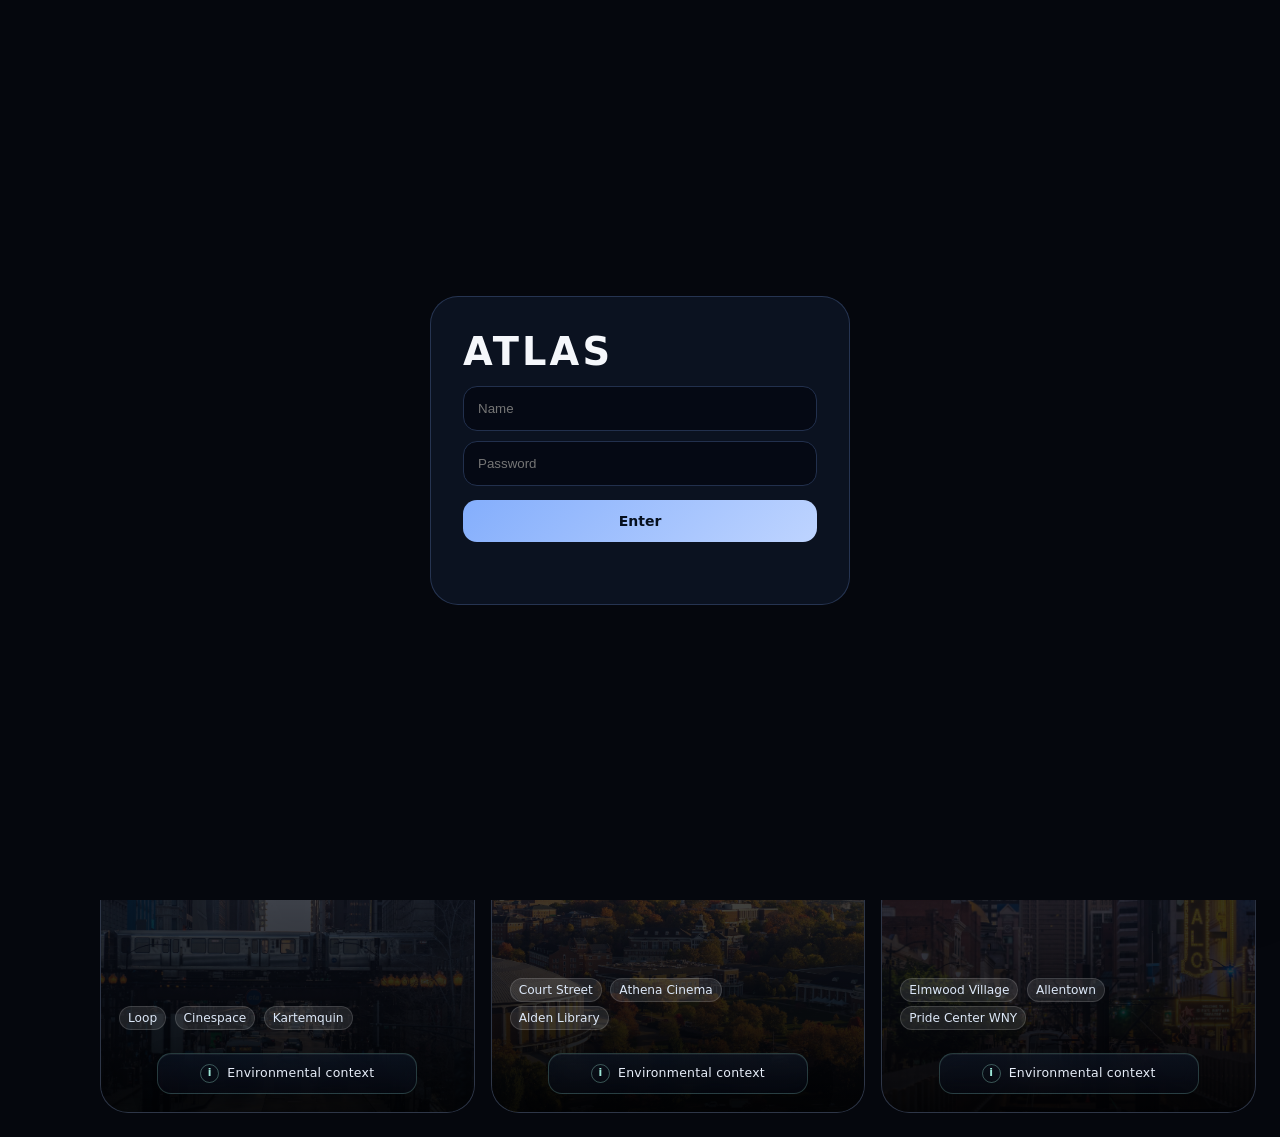
<file: index.html>
<!DOCTYPE html>
<html lang="en"><head><meta charset="UTF-8"><meta name="viewport" content="width=device-width,initial-scale=1.0"><title>ATLAS</title>
<link rel="stylesheet" href="assets/css/styles.css?v=20260514d"><style>.card,.metric,.grid,.vizGrid,.compareGrid{overflow:visible}.hint,.hint span{z-index:5000}.hint span{z-index:5000!important}.card:has(.hint:hover),.card:has(.hint:focus),.metric:has(.hint:hover),.metric:has(.hint:focus){position:relative;z-index:400}.shell,.shell:not(.open) .side{overflow:visible}.shell:not(.open) .side{z-index:300}.shell:not(.open) .side .navBtn{position:relative}.shell:not(.open) .side .navBtn .label{display:none}.shell:not(.open) .side .navBtn[data-tip]::after{content:attr(data-tip);position:absolute;left:calc(100% + 10px);top:50%;transform:translateY(-50%);z-index:5000!important;width:max-content;max-width:220px;padding:8px 10px;border:1px solid rgba(132,174,252,.24);border-radius:10px;background:#0b1220;color:var(--text);box-shadow:0 14px 34px rgba(0,0,0,.38);font-size:.78rem;line-height:1.35;opacity:0;pointer-events:none}.shell:not(.open) .side .navBtn:hover::after,.shell:not(.open) .side .navBtn:focus::after{opacity:1}.splash{position:fixed;inset:0;z-index:9998;display:none;place-items:center;overflow:hidden;background:radial-gradient(circle at 50% 44%,rgba(132,174,252,.18),transparent 27rem),radial-gradient(circle at 50% 58%,rgba(157,231,215,.07),transparent 20rem),linear-gradient(180deg,#05070d,#070b14 58%,#05070d)}.splash:before{content:"";position:absolute;inset:0;background:linear-gradient(rgba(132,174,252,.055) 1px,transparent 1px),linear-gradient(90deg,rgba(132,174,252,.04) 1px,transparent 1px),repeating-linear-gradient(0deg,rgba(255,255,255,.03),rgba(255,255,255,.03) 1px,transparent 1px,transparent 4px);background-size:84px 84px,84px 84px,100% 4px;mask-image:radial-gradient(circle at center,black,transparent 74%);opacity:.62}.splash:after{content:"";position:absolute;inset:0;background:linear-gradient(90deg,transparent,rgba(245,247,251,.12),rgba(132,174,252,.08),transparent);transform:translateX(-130%);opacity:.78}.splash.active:after{animation:splashScan 2.15s ease-out forwards}.splashFrame{position:relative;z-index:1;text-align:center;padding:28px;width:min(620px,92vw)}.atlasWordmark{font-size:clamp(3.25rem,11vw,7.7rem);line-height:.9;font-weight:900;letter-spacing:.31em;text-indent:.31em;color:#f8fbff;text-shadow:0 0 34px rgba(132,174,252,.36),0 0 2px rgba(255,255,255,.92);opacity:0;transform:translateY(16px) scale(.94);filter:blur(7px)}.splashGreeting{margin-top:24px;color:#dce7f7;font-size:clamp(1rem,2.8vw,1.35rem);letter-spacing:.06em;opacity:0;transform:translateY(10px);text-shadow:0 0 18px rgba(132,174,252,.18)}.splash.active .atlasWordmark{animation:wordmarkReveal 1.28s cubic-bezier(.16,.84,.24,1) forwards}.splash.active .splashGreeting{animation:greetingReveal .95s ease .78s forwards}.splash.exiting{animation:splashExit .54s ease forwards}@keyframes wordmarkReveal{0%{opacity:0;transform:translateY(16px) scale(.94);letter-spacing:.31em;filter:blur(7px)}58%{opacity:1;transform:translateY(0) scale(1.025);letter-spacing:.22em;filter:blur(.6px)}100%{opacity:1;transform:translateY(0) scale(1);letter-spacing:.18em;filter:blur(0)}}@keyframes greetingReveal{to{opacity:.92;transform:translateY(0)}}@keyframes splashScan{to{transform:translateX(130%)}}@keyframes splashExit{to{opacity:0;visibility:hidden}}.jsonImport{display:grid;gap:12px;margin:14px 0}.jsonDrop{border:1px dashed rgba(132,174,252,.36);border-radius:18px;background:linear-gradient(180deg,rgba(132,174,252,.08),rgba(17,26,46,.42));padding:24px;text-align:center;color:var(--muted)}.jsonDrop.active{border-color:rgba(157,231,215,.75);background:rgba(157,231,215,.08);color:var(--text)}.jsonDrop b{display:block;color:var(--text);font-size:1.05rem;margin-bottom:6px}.importPreview{display:grid;gap:8px}.importSummary{display:flex;justify-content:space-between;gap:12px;align-items:center;background:#111a2e;border:1px solid rgba(132,174,252,.16);border-radius:14px;padding:12px;flex-wrap:wrap}.importSummary span{display:block;color:var(--muted);font-size:.82rem;margin-top:3px}.advancedJson{margin-top:14px;border-top:1px solid rgba(132,174,252,.14);padding-top:12px}.advancedJson summary{cursor:pointer;color:var(--muted);font-weight:700}.advancedJson .advancedControls{margin:12px 0}.profileGreeting{color:var(--muted);font-size:.82rem;letter-spacing:.03em;white-space:nowrap}.sideProfile{display:grid;gap:6px;margin-top:10px}.shell.open .sideProfile{padding:0 10px}.shell:not(.open) .sideProfile .profileGreeting{display:none}.toriModeIntro{border-color:rgba(157,231,215,.3);background:linear-gradient(180deg,rgba(157,231,215,.11),rgba(11,18,32,.9))}.toriModeIntro h2{max-width:820px;font-size:1.55rem;line-height:1.22}.toriModeGrid{margin-bottom:16px}.toriModeCard{border-color:rgba(157,231,215,.18)}.toriModeCard .pill{background:rgba(157,231,215,.08);border-color:rgba(157,231,215,.16)}.cityLifePanel{border-color:rgba(157,231,215,.22);background:linear-gradient(180deg,rgba(157,231,215,.075),rgba(11,18,32,.88))}.cityLifePanel h3{margin-bottom:6px}.cityLifeDeck{margin-bottom:16px}.cityLifeCompact{border-color:rgba(157,231,215,.2)}.cityLifeCompact h3{margin-top:0}.cityLifeMeta{display:flex;flex-wrap:wrap;gap:8px;margin:10px 0}.cityLifeMeta span{border:1px solid rgba(132,174,252,.16);border-radius:999px;padding:5px 8px;color:var(--muted);font-size:.76rem}.cityLifeSignalGrid{display:grid;grid-template-columns:repeat(auto-fit,minmax(180px,1fr));gap:10px;margin-top:12px}.cityLifeSignal{background:rgba(5,9,20,.38);border:1px solid rgba(157,231,215,.1);border-radius:14px;padding:10px}.cityLifeSignal b{display:block;font-size:.76rem;color:#dce7f7;margin-bottom:3px;font-weight:650}.cityLifeSignal span{color:var(--muted);font-size:.78rem;opacity:.82}.cityLifeEmpty{border-style:dashed;color:var(--muted)}.anchorStack{display:grid;gap:7px;margin-top:8px}.environmentalAnchor{border:1px solid rgba(157,231,215,.13);border-radius:12px;background:rgba(5,9,20,.42);overflow:hidden;transition:border-color .18s ease,background .18s ease}.environmentalAnchor:hover,.environmentalAnchor[open]{border-color:rgba(157,231,215,.28);background:rgba(9,17,30,.66)}.environmentalAnchor summary{cursor:pointer;list-style:none;padding:9px 11px;color:#dce7f7;line-height:1.25}.environmentalAnchor summary::-webkit-details-marker{display:none}.environmentalAnchor summary:after{content:'+';float:right;color:var(--muted);font-weight:400}.environmentalAnchor[open] summary:after{content:'\2013'}.anchorType{display:block;margin-top:3px;color:var(--faint);font-size:.66rem;text-transform:uppercase;letter-spacing:.08em}.anchorDetail{padding:0 11px 11px;color:var(--muted);font-size:.82rem;line-height:1.45;animation:anchorUnfold .18s ease-out}.anchorDetail p{margin:.35rem 0}.anchorLinks{margin-top:7px}.anchorLinks a{color:#9de7d7;text-decoration:none;margin-right:10px}.conditionChip{display:block;border-left:2px solid rgba(132,174,252,.22);padding:6px 0 6px 10px;color:var(--muted);font-size:.83rem;line-height:1.35;background:linear-gradient(90deg,rgba(132,174,252,.045),transparent)}.synthesisBlock{background:rgba(10,15,27,.58)}.synthesisBlock p{margin:.55rem 0;color:#c8d3e3;font-size:.89rem;line-height:1.5}.synthesisBlock p:before{content:'\2014 ';color:rgba(157,231,215,.55)}@keyframes anchorUnfold{from{opacity:0;transform:translateY(-4px)}to{opacity:1;transform:translateY(0)}}@media(prefers-reduced-motion:reduce){.splash,.splash:after,.splash.active .atlasWordmark,.splash.active .splashGreeting,.splash.exiting,.anchorDetail{animation:none!important}.atlasWordmark,.splashGreeting{opacity:1;transform:none;filter:none;letter-spacing:.18em}}</style></head>
<body><div id="gate"><div class="gateCard"><h1 style="margin:0 0 12px;font-size:2.4rem;letter-spacing:.08em">ATLAS</h1><input id="user" type="text" placeholder="Name" autocomplete="username"><input id="pw" type="password" placeholder="Password" autocomplete="current-password" style="margin-top:10px"><button onclick="unlock()">Enter</button><div id="err" style="color:var(--bad);min-height:20px;margin-top:10px"></div></div></div>
<div id="splash" class="splash" aria-hidden="true"><div class="splashFrame"><div class="atlasWordmark">ATLAS</div><div id="splashGreeting" class="splashGreeting">Hello, Harper.</div></div></div>
<div class="mobileTop"><div style="display:flex;justify-content:space-between;align-items:center;gap:12px"><b style="letter-spacing:.08em">ATLAS</b><div style="display:flex;align-items:center;gap:10px"><span class="profileGreeting">Hello, Harper.</span><button class="btn" onclick="logout()">Log out</button></div></div><div id="mobileNav" class="mobileNav"></div></div>
<div class="shell" id="shell"><aside class="side"><div class="brand"><span class="label">ATLAS</span><button class="toggle" onclick="toggleMenu()">☰</button></div><div id="sideNav"></div><div class="sideProfile"><span class="profileGreeting">Hello, Harper.</span><button class="navBtn" data-tip="Log out" onclick="logout()"><span class="ico">⏻</span><span class="label">Log out</span></button></div></aside><main class="main"><div class="top"><div><h1 id="heading">Overview</h1><div id="sub" class="desc"></div></div><div class="searchBox"><input id="globalSearch" type="search" placeholder="Search ATLAS" autocomplete="off"><div id="searchResults" class="searchResults"></div></div></div><div id="panel"></div></main></div><button class="jsonFab" onclick="openJson()">{ } JSON</button>
<div class="modal" id="jsonModal"><div class="modalInner"><div style="display:flex;justify-content:space-between;gap:12px;align-items:center"><h2>JSON Import</h2><div><button class="btn primary" onclick="downloadJson()">Download JSON</button><button class="btn" onclick="closeJson()">Close</button></div></div><div class="jsonImport"><div id="jsonDrop" class="jsonDrop" ondragover="dragJson(event,true)" ondragleave="dragJson(event,false)" ondrop="dropJson(event)"><b>Drop JSON file here</b><span>Preview and validation run before anything changes.</span><br><button class="btn" onclick="chooseJsonFile()">Choose JSON file</button><input id="jsonFileInput" type="file" accept="application/json,.json" hidden onchange="selectJsonFile(event)"></div><div id="importPreview" class="importPreview"></div></div><div id="jsonStatus" class="desc">No validation run.</div><div id="validationResults" class="validationResults"></div><details class="advancedJson"><summary>Advanced raw JSON editor</summary><div class="advancedControls"><button class="btn" onclick="formatJson()">Format</button><button class="btn" onclick="validateJson()">Validate</button><button class="btn" onclick="validateDataFromEditor()">Validate Data</button><button class="btn primary" onclick="loadJson()">Load from editor</button></div><textarea id="jsonbox"></textarea></details></div></div>
<script src="assets/js/state.js?v=20260514e"></script>
<script src="assets/js/data-loader.js?v=20260514c"></script>
<script src="assets/js/scoring.js?v=20260514c"></script>
<script src="assets/js/renderers.js?v=20260514c"></script>
<script>
function evidenceTraceGrid(s){let tr=s.source_trace||{};return `<div class="grid">${['verified','inferred','speculative','unresolved'].map(k=>`<div class="metric"><div class="k">${k}</div>${pills(tr[k]||[])}</div>`).join('')}</div>`}
function schoolEvidenceNotes(s){let seen=new Set(),items=[];let add=t=>{let v=String(t||'').replace(/\s+/g,' ').trim();if(v&&!seen.has(v.toLowerCase())){seen.add(v.toLowerCase());items.push(v)}};add(s.alumni_current_student_outcomes?.outcome_pattern);(s.public_testimony||[]).slice(0,2).forEach(p=>add(p.summary));return items.length?`<div class="metric"><div class="k">Evidence notes</div>${items.map(x=>`<p>${esc(x)}</p>`).join('')}</div>`:''}
function evidenceView(){return `<div class="grid">${ranked().map(s=>`<div class="card"><h3>${s.name} ${evidenceBadge(s)}</h3>${evidenceTraceGrid(s)}${schoolEvidenceNotes(s)}</div>`).join('')}</div>`+relationshipBlock()}
function atlasIsTori(){return (typeof getActiveProfile==='function'?getActiveProfile():window.ATLAS_ACTIVE_PROFILE)?.id==='tori'}
/* City/Life shim: shared Environmental Anchor adapter used by Harper detail and Tori overview. */
const CITY_LIFE_PILOT_ANCHORS={"Wake Forest":{neighborhoods:[{name:"Downtown / Innovation Quarter",type:"neighborhood_anchor",district:"Downtown / Innovation Quarter",relevance_note:"Primary everyday-life corridor for editing days, coffee work, screenings, and low-friction city orientation.",sensory_tags:["brick adaptive reuse","walkable pockets","moderate stimulation"],social_tags:["student routines","creative workers","downtown civic texture"]},{name:"West End",type:"neighborhood_anchor",district:"West End",relevance_note:"Older residential texture that may support quieter recovery rhythms close to downtown without feeling fully campus-bound.",sensory_tags:["tree-lined","historic houses","lower tempo"],social_tags:["home-base potential","neighborhood continuity"]}],third_places:[{name:"Camino Bakery",type:"third_place_anchor",district:"Downtown",website_url:"https://caminobakery.com/",relevance_note:"A plausible repeatable writing/reading/coffee anchor rather than a one-off attraction.",sensory_tags:["warm interior","coffee rhythm","downtown foot traffic"],social_tags:["casual work sessions","low-pressure public life"]},{name:"Krankies",type:"third_place_anchor",district:"Downtown",website_url:"https://krankiescoffee.com/",relevance_note:"Coffee and event infrastructure that can function as a recurring local-culture touchpoint.",sensory_tags:["industrial texture","cafe noise","evening activity"],social_tags:["artists","students","informal gathering"]},{name:"Bookmarks",type:"participatory_culture_anchor",district:"Downtown",website_url:"https://bookmarksnc.org/",relevance_note:"Bookstore/literary nonprofit anchor for readings, civic culture, and non-film creative life.",sensory_tags:["bookstore calm","event evenings","walkable downtown"],social_tags:["literary community","author events","civic participation"]},{name:"a/perture cinema",type:"participatory_culture_anchor",district:"Downtown",website_url:"https://aperturecinema.com/",relevance_note:"Local arthouse screening infrastructure with direct relevance to film rhythm and shared cultural life.",sensory_tags:["cinema dark","small screening rooms","downtown night texture"],social_tags:["film audience","date-night viability","local cinephile life"]}],queer_community_infrastructure:[{name:"North Star LGBTQ+ Community Center",type:"queer_community_anchor",district:"Winston-Salem",website_url:"https://www.northstarwsnc.org/",relevance_note:"Direct community infrastructure signal; important as a stabilizer, not a total safety guarantee.",sensory_tags:["community-center scale","resource-oriented"],social_tags:["queer infrastructure","mutual support","local belonging"]}],arts_community_infrastructure:[{name:"Sawtooth School for Visual Art",type:"arts_culture_anchor",district:"Downtown / Arts District",website_url:"https://www.sawtooth.org/",relevance_note:"Hands-on arts infrastructure that broadens creative life beyond the MFA program itself.",sensory_tags:["studio texture","materials","workshop pace"],social_tags:["local artists","classes","participatory making"]}],recoverability_anchors:[{name:"Reynolda Gardens",type:"recoverability_anchor",district:"Reynolda / Wake Forest area",website_url:"https://reynolda.org/gardens/",relevance_note:"A nearby restorative landscape anchor for decompression, walking, and nervous-system recovery.",sensory_tags:["gardens","quiet walking","seasonal change"],social_tags:["solo recovery","shared low-cost outings"]}],documentary_world_nodes:[{name:"RiverRun International Film Festival",type:"documentary_world_node",district:"Winston-Salem",website_url:"https://riverrunfilm.com/",relevance_note:"Local documentary-world node that may matter for screenings, proximity, and regional nonfiction culture without becoming a prestige proxy.",sensory_tags:["festival rhythm","screenings","downtown circulation"],social_tags:["documentary audience","regional film network","visiting filmmakers"]}],sensory_social_tags:["small-city pace","downtown arts texture","recoverable daily scale","state-level political stress remains ambient"],livability_notes:["The pilot anchor set suggests a compact, repeatable life pattern rather than a spectacle city.","The strongest local signal is low-friction access to coffee, books, screenings, gardens, and modest arts infrastructure."],relationship_life_fit_notes:["Best interpreted as a two-person life test: can daily routines form around repeatable anchors without relying entirely on campus?","Queer/community infrastructure exists locally, but should be read alongside state-level stress rather than as a complete answer."]}};
function cityLifeList(a){return Array.isArray(a)?a.filter(Boolean).map(x=>typeof x==='string'?x:(x.name||x.label||x.title||'')).filter(Boolean):[]}
function cityLifeAnchorItems(a,type){return Array.isArray(a)?a.filter(Boolean).map(x=>typeof x==='string'?{name:x,type}:{...x,name:x.name||x.label||x.title||'',type:x.type||type}).filter(x=>x.name):[]}
function cityLifeModule(s,k){let m=s.system_modules?.[k];return m?`${k.replaceAll('_',' ')} ${Math.round((m.score||0)*100)}%`:''}
function cityLifeRecord(s){let base=s.city_life||s.location_intelligence||{},pilot=CITY_LIFE_PILOT_ANCHORS[s.name]||{},l={...base,...pilot},loc=s.location||{},cost=s.daily_cost_friction||{},fail=s.failure_modes||{},liv=s.scores?.livability||{};let resources=cityLifeAnchorItems(l.lgbtq_resources,'queer_community_anchor');let docNodes=cityLifeAnchorItems(l.documentary_world_nodes||s.documentary_ecosystem,'documentary_world_node');return {city:l.city||[loc.city,loc.state].filter(Boolean).join(', '),setting:loc.setting||'',neighborhoodAnchors:cityLifeAnchorItems(l.neighborhoods,'neighborhood_anchor'),thirdPlaceAnchors:cityLifeAnchorItems(l.third_places,'third_place_anchor').concat(cityLifeAnchorItems(l.points_of_interest,'third_place_anchor'),cityLifeAnchorItems(l.recoverability_anchors,'recoverability_anchor')).slice(0,7),artsAnchors:cityLifeAnchorItems(l.arts_community_infrastructure,'arts_culture_anchor').concat(cityLifeAnchorItems(l.arts_infrastructure,'arts_culture_anchor'),docNodes).slice(0,6),queerAnchors:cityLifeAnchorItems(l.queer_community_infrastructure,'queer_community_anchor').concat(resources).slice(0,6),conditions:cityLifeList(l.sensory_social_tags).concat([loc.setting,loc.energy_profile]).filter(Boolean).slice(0,5),transit:cityLifeList(l.transit_logistics_friction).concat([cityLifeModule(s,'walkability_transit'),cost.food_transit_pressure?`food/transit friction ${pct(cost.food_transit_pressure)}%`:'' ]).filter(Boolean).slice(0,5),livability:cityLifeList(l.livability_notes).concat([liv.notes,loc.energy_profile,s.ordinary_tuesday]).filter(Boolean).slice(0,4),relationship:cityLifeList(l.relationship_life_fit_notes).concat([fail.identity_stress?.notes,cityLifeModule(s,'relationship_sustainability'),cityLifeModule(s,'community_integration')]).filter(Boolean).slice(0,4),signals:[['Everyday Life',[cityLifeModule(s,'daily_routine'),cityLifeModule(s,'walkability_transit')]],['Social & Cultural Ecology',[cityLifeModule(s,'social_belonging'),cityLifeModule(s,'third_places')]],['Relationship Sustainability',[cityLifeModule(s,'relationship_sustainability'),cityLifeModule(s,'isolation_risk')]],['Community Integration',[cityLifeModule(s,'community_integration'),cityLifeModule(s,'friendship_formation')]],['Creative-Life Survivability',[cityLifeModule(s,'creative_metabolism'),cityLifeModule(s,'local_doc_scene')]],['Health & Recoverability',[cityLifeModule(s,'healthcare_friction'),cityLifeModule(s,'recovery_cycles')]]]}}
function anchorTypeLabel(t){return String(t||'environmental_anchor').replaceAll('_',' ')}
function cityLifeAnchorNode(x){let note=x.note||x.relevance||x.relevance_note||x.description||x.summary||'',hood=x.neighborhood||x.area||x.district||'',sens=cityLifeList(x.sensory_tags||x.sensory||x.ambient_tags),soc=cityLifeList(x.social_tags||x.social||x.community_tags),url=x.website||x.website_url||x.url||x.link||'',ig=x.instagram||x.instagram_url||x.instagram_handle||'',links=[url?`<a href="${esc(url)}" target="_blank">website</a>`:'',ig?`<a href="${esc(ig)}" target="_blank">instagram</a>`:''].join('');return `<details class="environmentalAnchor"><summary>${esc(x.name)}<span class="anchorType">${anchorTypeLabel(x.type)}</span></summary><div class="anchorDetail">${hood?`<p>${esc(hood)}</p>`:''}${note?`<p>${esc(note)}</p>`:'<p>Anchor details pending.</p>'}${sens.length?`<p>Sensory: ${esc(sens.join(' / '))}</p>`:''}${soc.length?`<p>Social: ${esc(soc.join(' / '))}</p>`:''}${links?`<div class="anchorLinks">${links}</div>`:''}</div></details>`}
function cityLifeAnchorGroup(title,items){return `<div class="metric ${items.length?'':'cityLifeEmpty'}"><div class="k">${title}</div>${items.length?`<div class="anchorStack">${items.map(cityLifeAnchorNode).join('')}</div>`:'<p class="desc">No environmental anchors recorded yet.</p>'}</div>`}
function cityLifeConditionGroup(title,items){return `<div class="metric ${items.length?'':'cityLifeEmpty'}"><div class="k">${title}</div>${items.length?items.map(x=>`<span class="conditionChip">${esc(x)}</span>`).join(''):'<p class="desc">No conditions recorded yet.</p>'}</div>`}
function cityLifeSynthesisGroup(title,items){return `<div class="metric synthesisBlock ${items.length?'':'cityLifeEmpty'}"><div class="k">${title}</div>${items.length?items.map(x=>`<p>${esc(x)}</p>`).join(''):'<p class="desc">No synthesis recorded yet.</p>'}</div>`}
function cityLifeSignalBlocks(r){return `<div class="cityLifeSignalGrid">${r.signals.map(([t,items])=>`<div class="cityLifeSignal"><b>${t}</b><span>${items.filter(Boolean).join(' / ')||'Awaiting direct evidence'}</span></div>`).join('')}</div>`}
function cityLifePanel(s,mode='detail'){let r=cityLifeRecord(s);return `<div class="card cityLifePanel"><h3>City/Life field notes</h3><p class="desc">${esc(r.city||'Location record incomplete')}${r.setting?` · ${esc(r.setting)}`:''}</p><div class="cityLifeMeta"><span>environmental anchors</span><span>conditions</span><span>synthesis</span></div><div class="grid">${cityLifeAnchorGroup('Neighborhood anchors',r.neighborhoodAnchors)}${cityLifeAnchorGroup('Third-place anchors',r.thirdPlaceAnchors)}${cityLifeAnchorGroup('Queer/community anchors',r.queerAnchors)}${cityLifeAnchorGroup('Arts/culture + documentary-world nodes',r.artsAnchors)}${cityLifeConditionGroup('Environmental conditions',r.conditions)}${cityLifeConditionGroup('Transit/logistics conditions',r.transit)}${cityLifeSynthesisGroup('Livability synthesis',r.livability)}${cityLifeSynthesisGroup('Relationship/life-fit synthesis',r.relationship)}</div>${mode==='tori'?cityLifeSignalBlocks(r):''}</div>`}
function cityLifeToriDashboard(){return `<div class="grid cityLifeDeck">${ranked().map(s=>{let r=cityLifeRecord(s),anchors=r.thirdPlaceAnchors.concat(r.queerAnchors,r.artsAnchors).slice(0,5);return `<div class="card cityLifeCompact"><h3>${s.name}</h3><p class="desc">${esc(r.city||'Location record incomplete')}</p>${cityLifeSignalBlocks(r)}<div style="margin-top:12px">${anchors.length?`<div class="anchorStack">${anchors.map(cityLifeAnchorNode).join('')}</div>`:'<p class="desc">No environmental anchors yet.</p>'}</div></div>`}).join('')}</div>`}
function toriModeOverview(){return toriModeSections()+`<div class="heroGrid">${ranked().map((s,i)=>schoolCard(s,i)).join('')}</div>`}
function toriModeSections(){let sections=[['Everyday Life',['pace/rhythm','walkability/transit','overstimulation','weather/environment','routine friction','neighborhood fit']],['Social & Cultural Ecology',['live culture','third places','participatory culture']],['Relationship Sustainability',['affordability pressure','burnout pressure','shared-routine viability','partner independence','social isolation risk','emotional recoverability']],['Community Integration',['newcomer openness','friend-making difficulty','social fragmentation','age-demographic fit','queer/community infrastructure']],['Creative-Life Survivability',['arts-job ecosystem','freelance viability','work/life sustainability','creative burnout risk','local arts infrastructure']],['Health & Recoverability',['healthcare access','disability accessibility','sensory load','physical recoverability','environmental stress']]];return `${cityLifeToriDashboard()}<div class="grid toriModeGrid">${sections.map(([title,items])=>`<div class="metric toriModeCard"><div class="k">${title}</div>${pills(items)}<p class="desc">Weighted through the shared City/Life layer as evidence accumulates.</p></div>`).join('')}</div>`}
if(typeof VIEWS!=='undefined'){let harperOverview=VIEWS.overview,programDetail=VIEWS.programs;VIEWS.overview=function(){return atlasIsTori()?toriModeOverview():harperOverview()};VIEWS.programs=function(){let base=programDetail(),s=DATA.schools[selected];return base+cityLifePanel(s,atlasIsTori()?'tori':'detail')}}
</script>
<script src="assets/js/charts.js?v=20260514c"></script>
<script src="assets/js/validation.js?v=20260514c"></script>
<script src="assets/js/json-editor.js?v=20260514d"></script>
<script src="assets/js/search.js?v=20260514c"></script>
<script src="assets/js/auth.js?v=20260514h"></script>
<script src="assets/js/app.js?v=20260515a"></script></body></html>
</file>
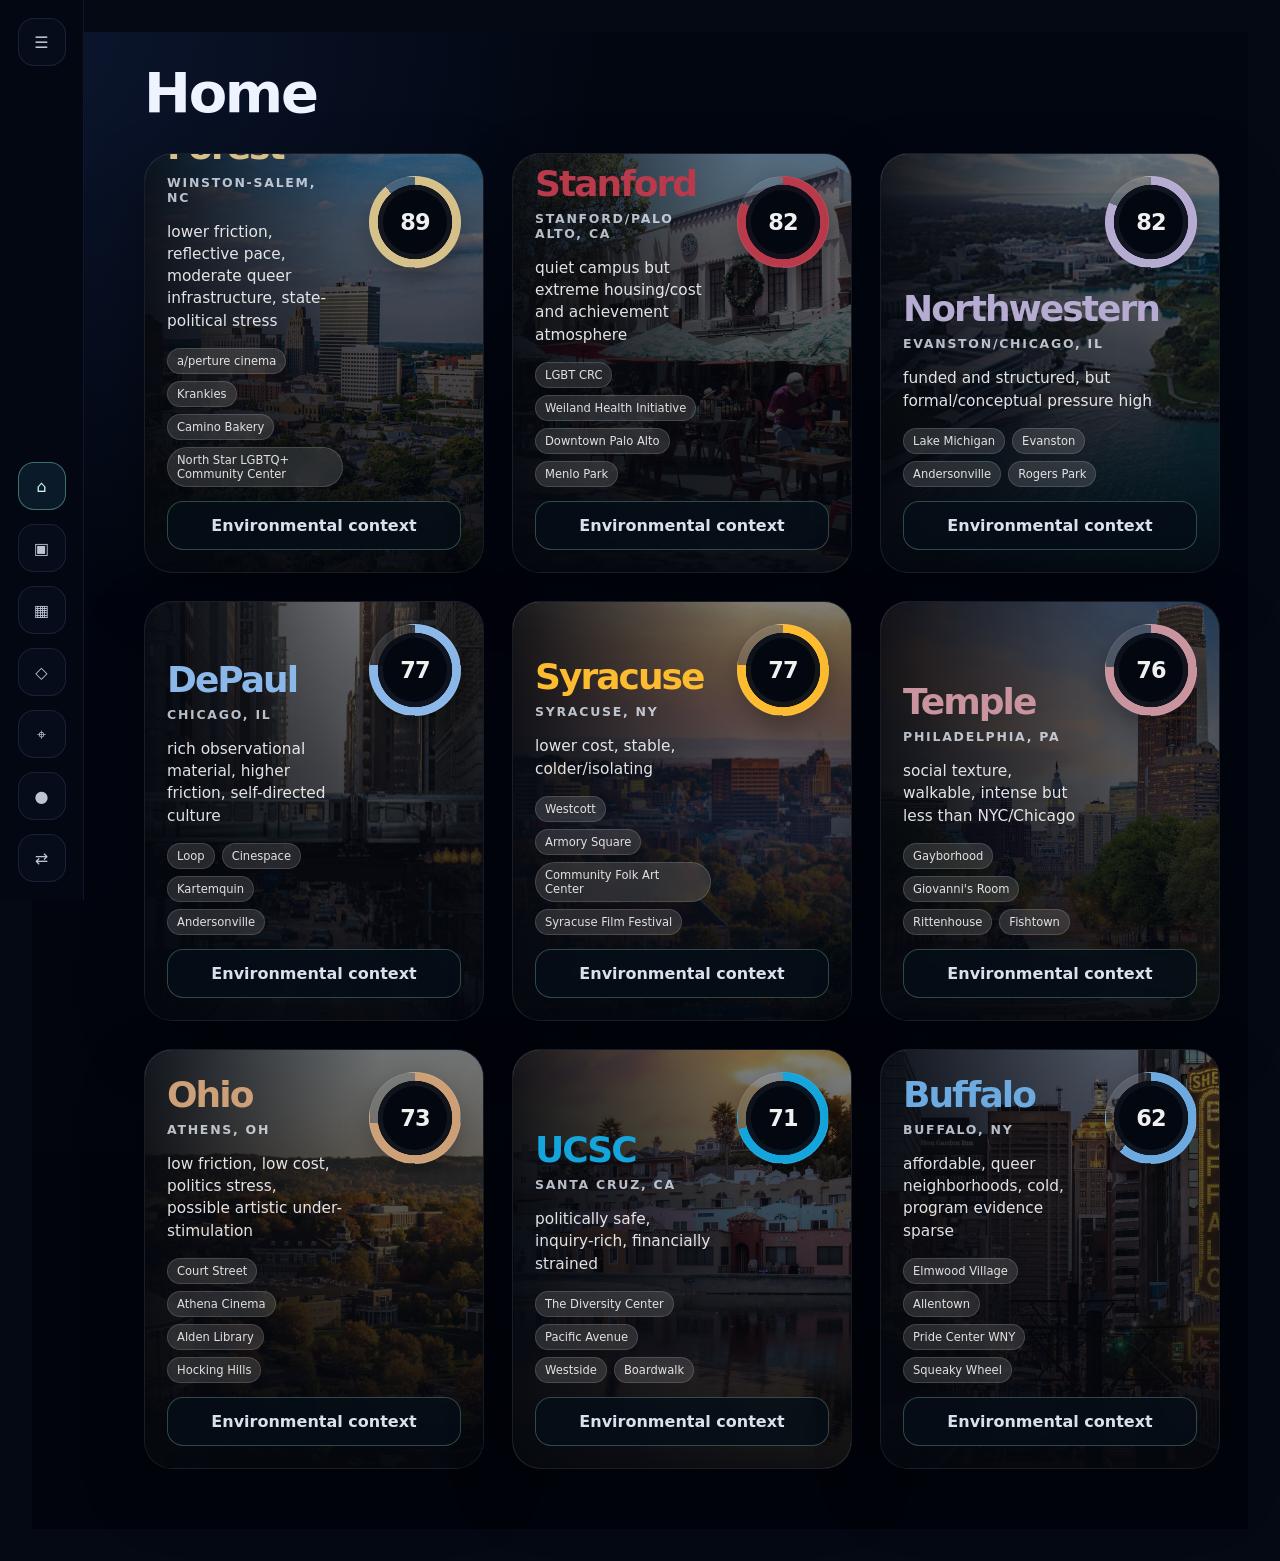
<file: v2.html>
<!DOCTYPE html>
<html lang="en">
<head>
  <meta charset="UTF-8">
  <meta name="viewport" content="width=device-width, initial-scale=1.0">
  <title>ATLAS V2 Runtime</title>
  <link rel="stylesheet" href="assets/css/v2/tokens.css">
  <link rel="stylesheet" href="assets/css/v2/base.css">
  <link rel="stylesheet" href="assets/css/v2/layout.css">
  <link rel="stylesheet" href="assets/css/v2/components.css">
  <link rel="stylesheet" href="assets/css/v2/views.css?v=20260517-cleanup">
  <link rel="stylesheet" href="assets/css/v2/view-systems.css?v=20260518-restore">
  <link rel="stylesheet" href="assets/css/v2/analytical-fixes.css?v=20260518-visuals">
</head>
<body>
  <noscript>ATLAS requires JavaScript.</noscript>
  <div id="atlas-v2-root"></div>
  <div id="atlas-v2-modal-root"></div>
  <script type="module" src="assets/js/v2/main.js"></script>
</body>
</html>
</file>
<file: assets/css/styles.css>
:root{--bg:#05070d;--card:#0b1220;--card2:#111a2e;--text:#f5f7fb;--muted:#9ca9bc;--faint:#66758e;--line:#22304d;--accent:#84aefc;--good:#34d399;--warn:#fbbf24;--bad:#fb7185}
*{box-sizing:border-box}body{margin:0;background:#05070d;color:var(--text);font-family:Inter,system-ui,-apple-system,Segoe UI,Arial,sans-serif;font-size:14px}body:before{content:"";position:fixed;inset:0;z-index:-1;background:radial-gradient(circle at 10% 0%,rgba(132,174,252,.13),transparent 32rem),radial-gradient(circle at 90% 12%,rgba(157,231,215,.08),transparent 28rem),linear-gradient(180deg,#05070d,#080d18)}.shell{display:grid;grid-template-columns:76px 1fr;min-height:100vh}.shell.open{grid-template-columns:260px 1fr}.side{position:sticky;top:0;height:100vh;background:rgba(7,11,22,.96);border-right:1px solid var(--line);padding:14px;overflow:auto}.brand{height:48px;display:flex;align-items:center;justify-content:center;font-weight:900;letter-spacing:.08em;font-size:1.25rem;margin-bottom:12px}.shell.open .brand{justify-content:space-between}.label{display:none}.shell.open .label{display:inline}button{font:inherit}.toggle,.btn,.schoolBtn{border:1px solid var(--line);background:#0f172a;color:var(--text);border-radius:12px;padding:8px 10px;cursor:pointer}.navBtn{width:100%;display:flex;align-items:center;gap:12px;border:1px solid transparent;background:transparent;color:var(--muted);padding:10px;border-radius:14px;cursor:pointer;margin:4px 0;text-align:left}.navBtn:hover,.navBtn.active{background:rgba(132,174,252,.12);color:var(--text);border-color:rgba(132,174,252,.20)}.ico{font-size:1.15rem;width:24px;text-align:center}.main{padding:24px;max-width:1540px;width:100%;margin:0 auto}.top{display:flex;justify-content:space-between;align-items:flex-start;margin-bottom:18px}h1{margin:0;font-size:1.8rem}h2,h3{letter-spacing:-.01em}.desc,.muted{color:var(--muted)}.card{background:rgba(11,18,32,.88);border:1px solid rgba(132,174,252,.13);border-radius:22px;padding:18px;margin:14px 0;box-shadow:0 14px 42px rgba(0,0,0,.24)}.grid{display:grid;grid-template-columns:repeat(auto-fit,minmax(250px,1fr));gap:14px}.heroGrid{display:grid;grid-template-columns:repeat(auto-fit,minmax(295px,1fr));gap:16px}.schoolHero{position:relative;overflow:hidden;border-radius:28px;min-height:335px;border:1px solid rgba(255,255,255,.12);background:#111a2e;cursor:pointer;transition:.18s}.schoolHero:hover{transform:translateY(-2px);border-color:var(--school)}.schoolHero img{position:absolute;inset:0;width:100%;height:100%;object-fit:cover;opacity:.36}.schoolHero:after{content:"";position:absolute;inset:0;background:linear-gradient(180deg,rgba(0,0,0,.08),rgba(0,0,0,.86))}.heroBody{position:absolute;inset:auto 0 0;padding:18px;z-index:2}.heroBody h2{margin:0 0 4px;font-size:1.5rem}.chip,.pill{display:inline-block;padding:4px 8px;border-radius:999px;background:rgba(255,255,255,.10);border:1px solid rgba(255,255,255,.14);font-size:.76rem;color:#dce7f7;margin:2px}.ring{width:98px;height:98px;border-radius:50%;display:grid;place-items:center;background:conic-gradient(var(--ringColor) calc(var(--p)*1%),rgba(255,255,255,.12) 0);position:relative}.ring:before{content:"";position:absolute;inset:10px;background:#0b1220;border-radius:50%}.ring span{position:relative;font-size:1.25rem;font-weight:850}.miniRing{width:70px;height:70px}.metric{background:#111a2e;border:1px solid rgba(132,174,252,.13);border-radius:18px;padding:14px}.metric .k{color:var(--muted);font-size:.82rem}.metric .num{font-size:2rem;font-weight:850}.visualRow{display:grid;grid-template-columns:auto 1fr;gap:14px;align-items:center}.tableWrap{overflow:auto;border:1px solid rgba(132,174,252,.12);border-radius:16px}table{width:100%;border-collapse:collapse;min-width:720px}th,td{padding:10px;border-bottom:1px solid rgba(132,174,252,.10);vertical-align:top}th{text-align:left;color:var(--faint);font-size:.72rem;text-transform:uppercase;letter-spacing:.08em;background:#0f172a}.bar{height:8px;background:rgba(132,174,252,.13);border-radius:999px;overflow:hidden;margin-top:5px}.fill{height:100%;background:linear-gradient(90deg,var(--accent),#9de7d7)}.btn.primary,.schoolBtn.active{background:linear-gradient(135deg,var(--accent),#bed4ff);color:#06101f;border-color:transparent;font-weight:700}.schoolBtn{margin:3px}.locCard{display:grid;grid-template-columns:280px 1fr;gap:18px;align-items:stretch;border-left:5px solid var(--school)}.locCard img{width:100%;height:100%;min-height:230px;object-fit:cover;border-radius:16px}.linkGrid{display:grid;grid-template-columns:repeat(auto-fit,minmax(210px,1fr));gap:10px}.linkCard{display:block;text-decoration:none;color:var(--text);background:#111a2e;border:1px solid rgba(132,174,252,.14);border-radius:14px;padding:12px}.evidenceBadge{border:1px solid;padding:5px 8px;border-radius:999px;font-size:.76rem}.verified{border-color:var(--good);color:#bbf7d0}.partial{border-color:var(--warn);color:#fde68a}.inferred{border-color:var(--bad);color:#fecdd3}canvas{width:100%;height:330px;background:#07101f;border:1px solid rgba(132,174,252,.12);border-radius:16px}.vizGrid{display:grid;grid-template-columns:repeat(auto-fit,minmax(330px,1fr));gap:14px}.compareGrid{display:grid;grid-template-columns:1fr 1fr;gap:14px}textarea{width:100%;min-height:58vh;background:#050914;color:#e6edf8;border:1px solid var(--line);border-radius:15px;padding:14px;font-family:Consolas,monospace;font-size:12px}.modal{display:none;position:fixed;inset:0;z-index:100;background:rgba(0,0,0,.72);padding:24px;overflow:auto}.modalInner{max-width:980px;margin:0 auto;background:#0b1220;border:1px solid rgba(132,174,252,.20);border-radius:20px;padding:18px}.jsonFab{position:fixed;right:18px;bottom:18px;z-index:80;border:1px solid rgba(132,174,252,.35);background:#0f172a;color:var(--text);border-radius:999px;padding:10px 14px;box-shadow:0 16px 50px rgba(0,0,0,.35);cursor:pointer}#gate{position:fixed;inset:0;z-index:9999;display:flex;align-items:center;justify-content:center;background:#05070d;padding:20px}.gateCard{width:min(420px,94vw);background:#0b1220;border:1px solid rgba(132,174,252,.22);border-radius:28px;padding:32px}.gateCard input{width:100%;padding:14px;border-radius:14px;border:1px solid var(--line);background:#050914;color:var(--text)}.gateCard button{width:100%;margin-top:14px;padding:13px;border:0;border-radius:14px;background:linear-gradient(135deg,var(--accent),#bed4ff);color:#06101f;font-weight:800}.mobileTop{display:none}@media(max-width:900px){.shell{display:block}.side{display:none}.mobileTop{display:block;position:sticky;top:0;z-index:60;background:rgba(5,7,13,.95);border-bottom:1px solid var(--line);padding:10px 12px;backdrop-filter:blur(16px)}.mobileNav{display:flex;gap:7px;overflow:auto;margin-top:9px}.navBtn{width:auto;white-space:nowrap;border:1px solid var(--line);background:#0f172a}.label{display:inline}.main{padding:14px}.locCard,.compareGrid{grid-template-columns:1fr}.grid,.vizGrid,.heroGrid{grid-template-columns:1fr}table{font-size:12px}}
.top{gap:16px}.searchBox{position:relative;width:min(420px,42vw)}.searchBox input{width:100%;padding:10px 12px;border-radius:14px;border:1px solid var(--line);background:#050914;color:var(--text)}.searchResults{display:none;position:absolute;top:calc(100% + 8px);right:0;z-index:70;width:min(520px,86vw);max-height:430px;overflow:auto;background:#0b1220;border:1px solid rgba(132,174,252,.25);border-radius:16px;box-shadow:0 18px 50px rgba(0,0,0,.42);padding:8px}.searchResult{display:grid;gap:6px;width:100%;text-align:left;background:transparent;border:0;border-bottom:1px solid rgba(132,174,252,.10);color:var(--text);padding:12px;border-radius:10px;cursor:pointer;line-height:1.35}.searchResult:hover{background:rgba(132,174,252,.12)}.searchResult:last-child{border-bottom:0}.searchMeta{color:var(--faint);font-size:.72rem;text-transform:uppercase;letter-spacing:.08em}.searchSnippet{color:var(--text);font-size:.92rem}.searchPreview{color:var(--muted);font-size:.82rem;line-height:1.35}.searchResult mark{background:rgba(251,191,36,.20);color:#fde68a;border-radius:4px;padding:0 2px}.hint{display:inline-grid;place-items:center;position:relative;width:16px;height:16px;margin-left:4px;border:1px solid rgba(132,174,252,.32);border-radius:50%;color:var(--muted);font-size:.66rem;font-weight:800;vertical-align:middle;cursor:help}.hint span,.shell:not(.open) .side .navBtn .label{position:absolute;left:calc(100% + 10px);top:50%;transform:translateY(-50%);z-index:90;min-width:150px;max-width:230px;padding:8px 10px;border:1px solid rgba(132,174,252,.24);border-radius:10px;background:#0b1220;color:var(--text);box-shadow:0 14px 34px rgba(0,0,0,.38);font-size:.78rem;line-height:1.35;text-transform:none;letter-spacing:0;opacity:0;pointer-events:none}.hint:hover span,.hint:focus span,.shell:not(.open) .side .navBtn:hover .label,.shell:not(.open) .side .navBtn:focus .label{opacity:1}.shell:not(.open) .side{overflow:visible}.shell:not(.open) .side .navBtn{position:relative}.shell:not(.open) .side .navBtn .label{display:block;width:max-content;min-width:auto;white-space:nowrap}.validationResults{margin:10px 0;display:grid;gap:8px}.validationSummary{display:flex;gap:8px;flex-wrap:wrap}.validationItem{background:#111a2e;border:1px solid rgba(132,174,252,.14);border-radius:12px;padding:9px 10px}.validationItem.error{border-color:rgba(251,113,133,.65)}.validationItem.warn{border-color:rgba(251,191,36,.65)}.validationItem.ok{border-color:rgba(52,211,153,.55)}.validationItem b{display:block;margin-bottom:2px}@media(max-width:900px){.top{display:grid}.searchBox{width:100%}}
/* Presentation cleanup: cinematic card rhythm and secondary livability seal refinement. */
.heroGrid{align-items:stretch}.schoolHero .heroBody{padding:18px!important}.schoolHero .heroBody h2{margin-bottom:5px!important}.schoolHero .heroBody>div:first-child{align-items:flex-end!important}.schoolHero .heroBody .chip,.schoolHero .heroBody .pill,.toriAnchorLine span{margin:3px 3px 0 0!important}.schoolHero .heroBody>div[style*="margin-top"]{margin-top:12px!important;max-width:calc(100% - 54px)}.schoolHero .livabilityCorner{right:8px!important;bottom:8px!important;transform:translate(15px,15px)!important;opacity:.88!important;background:rgba(5,9,20,.68)!important;border-color:rgba(157,231,215,.22)!important;box-shadow:0 10px 28px rgba(0,0,0,.32)}.schoolHero .livabilityCorner .livabilityRing{width:38px!important;height:38px!important;opacity:.96!important}.schoolHero .livabilityCorner .livabilityRing:before{inset:5px!important}.schoolHero .livabilityCorner .livabilityRing span{font-size:.7rem!important}.toriCinematicHero .toriHeroBody{padding:18px!important}.toriCinematicHero .toriHeroTop{gap:12px!important;align-items:end!important}.toriCinematicHero .toriSynthesis{margin-top:10px!important;max-width:94%!important;line-height:1.42!important}.toriCinematicHero .toriAnchorLine{gap:5px!important;margin-top:10px!important;max-width:94%!important}.toriCinematicHero .toriContext{margin-top:9px!important;max-width:94%!important}.toriCinematicHero .toriLifeSeal .livabilityRing{width:78px!important;height:78px!important}.toriCinematicHero .toriProgramSeal{right:14px!important;top:14px!important;opacity:.36!important}
/* Emergency overview hierarchy cleanup. */
.schoolHero .livabilityCorner{right:2px!important;bottom:2px!important;transform:translate(22px,22px)!important;opacity:.94!important;background:rgba(5,9,20,.76)!important;border-color:rgba(157,231,215,.28)!important;z-index:5!important}.schoolHero .livabilityCorner .livabilityRing{width:40px!important;height:40px!important;opacity:1!important}.schoolHero .heroBody>div[style*="margin-top"]{max-width:calc(100% - 60px)!important}.toriCinematicHero .toriSynthesis{font-size:.9rem!important;max-width:96%!important}.toriCinematicHero .toriAnchorLine{max-width:96%!important}.toriCinematicHero .toriContext{max-width:96%!important}.toriCinematicHero .toriContextBody{box-shadow:none!important}.toriCinematicHero .cityLifeSignalGrid,.toriCinematicHero .livabilityScorePanel,.toriCinematicHero .toriProgramSeal{display:none!important}
/* Refinement pass: popup context, seal integration, and card rhythm. */
.schoolHero .heroBody{display:grid!important;gap:8px!important}.schoolHero .heroBody h2{line-height:1.08!important;margin-bottom:4px!important}.schoolHero .heroBody .desc{margin-top:1px!important}.schoolHero .evidenceBadge{margin-top:5px!important;width:max-content}.schoolHero .heroBody>div:first-child{gap:11px!important}.schoolHero .heroBody>div[style*="margin-top"]{margin-top:7px!important;max-width:calc(100% - 62px)!important}.schoolHero .heroBody .chip,.schoolHero .heroBody .pill{margin:2px 4px 2px 0!important}.schoolHero .livabilityCorner{right:13px!important;bottom:13px!important;transform:translate(9px,9px)!important;opacity:.97!important;background:rgba(5,9,20,.78)!important;border-color:rgba(157,231,215,.30)!important}.toriCinematicHero .toriHeroBody{display:flex!important;flex-direction:column!important;gap:10px!important;padding:18px!important}.toriCinematicHero .toriHeroTop{gap:12px!important}.toriCinematicHero .toriSynthesis{margin:0!important;max-width:96%!important}.toriCinematicHero .toriAnchorLine{margin:0!important;gap:6px!important}.toriCinematicHero .toriAnchorLine span{margin:0!important}.toriCinematicHero .toriContext{margin:1px 0 0!important;max-width:max-content!important}.toriCinematicHero .toriContext summary{list-style:none;border:1px solid rgba(157,231,215,.16);border-radius:999px;background:rgba(5,9,20,.38);padding:5px 9px;color:#c7d2e3;font-size:.74rem;line-height:1;cursor:pointer}.toriCinematicHero .toriContext summary::-webkit-details-marker{display:none}.toriCinematicHero .toriContext[open]{position:fixed!important;inset:0!important;z-index:7200!important;display:grid!important;place-items:center!important;margin:0!important;max-width:none!important;padding:22px!important;background:rgba(2,5,12,.48)!important;backdrop-filter:blur(5px);overflow:visible!important}.schoolHero:has(.toriContext[open]),.heroGrid:has(.toriContext[open]){overflow:visible!important;z-index:7201!important}.toriCinematicHero .toriContext[open] summary{position:fixed!important;inset:0!important;border:0!important;border-radius:0!important;background:transparent!important;padding:0!important;font-size:0!important;cursor:default!important}.toriCinematicHero .toriContext[open] summary:after{content:"";position:absolute;inset:0}.toriCinematicHero .toriContext[open] .toriContextBody{position:relative!important;z-index:2!important;width:min(560px,calc(100vw - 36px))!important;max-height:min(620px,74vh)!important;overflow:auto!important;margin:0!important;border:1px solid rgba(157,231,215,.22)!important;border-radius:18px!important;background:linear-gradient(180deg,rgba(11,18,32,.96),rgba(5,9,20,.98))!important;box-shadow:0 24px 80px rgba(0,0,0,.58)!important;padding:16px!important;color:#cbd7e8!important;font-size:.84rem!important;line-height:1.5!important}.toriCinematicHero .toriContext[open] .toriContextBody p{margin:.35rem 0 .65rem!important}.toriCinematicHero .toriContext[open] .toriSignalLine{gap:6px!important;margin-top:10px!important}.toriCinematicHero .toriContext[open] .toriSignalLine span{background:rgba(132,174,252,.07)!important;border-color:rgba(132,174,252,.18)!important}
/* Rollback correction: explicit Tori popover and separated Harper livability stamp. */
.atlasModalOpen{overflow:hidden}.toriCinematicHero .toriContext{display:none!important}.toriCinematicHero .toriContextBtn{margin-top:0!important;width:max-content;border:1px solid rgba(157,231,215,.16);border-radius:999px;background:rgba(5,9,20,.42);padding:6px 10px;color:#dce7f7;font-size:.74rem;line-height:1;cursor:pointer}.toriCinematicHero .toriContextBtn:hover{border-color:rgba(157,231,215,.32);background:rgba(157,231,215,.08)}.atlasToriContextOverlay{position:fixed;inset:0;z-index:7600;display:grid;place-items:center;padding:22px;background:rgba(2,5,12,.55);backdrop-filter:blur(7px)}.atlasToriContextPanel{position:relative;width:min(590px,calc(100vw - 34px));max-height:min(680px,82vh);overflow:auto;border:1px solid rgba(157,231,215,.22);border-radius:20px;background:linear-gradient(180deg,rgba(11,18,32,.97),rgba(5,9,20,.99));box-shadow:0 28px 90px rgba(0,0,0,.62);padding:18px;color:#dce7f7}.atlasToriContextClose{position:absolute;right:12px;top:12px;width:30px;height:30px;border-radius:50%;border:1px solid rgba(255,255,255,.14);background:rgba(255,255,255,.06);color:#dce7f7;cursor:pointer}.atlasToriContextHead{display:grid;grid-template-columns:1fr auto;gap:16px;align-items:start;padding-right:30px}.atlasToriContextHead h3{margin:.15rem 0 .2rem;font-size:1.25rem}.atlasToriModalSynthesis{margin:12px 0 14px;line-height:1.48;color:#eef4ff}.atlasToriContextPanel .toriContextBody{border-top:1px solid rgba(132,174,252,.12);padding-top:12px}.atlasToriContextPanel .toriContextBody p{margin:.35rem 0 .65rem}.atlasToriContextPanel .toriModalAnchors span,.atlasToriContextPanel .toriSignalLine span{background:rgba(132,174,252,.07);border-color:rgba(132,174,252,.17);color:#cbd7e8}.schoolHero .livabilityCorner{right:18px!important;bottom:18px!important;transform:none!important;opacity:.92!important;background:rgba(5,9,20,.62)!important;border-color:rgba(255,255,255,.14)!important;box-shadow:0 12px 30px rgba(0,0,0,.34)!important}.schoolHero .livabilityCorner .livabilityRing{width:42px!important;height:42px!important;opacity:.94!important;box-shadow:0 0 20px rgba(132,174,252,.10)!important}.schoolHero .livabilityCorner .livabilityRing:before{inset:5px!important}.schoolHero .livabilityCorner .livabilityRing span{font-size:.7rem!important}.schoolHero .heroBody{gap:9px!important}.schoolHero .heroBody>div:first-child{gap:13px!important}.schoolHero .heroBody>div[style*="margin-top"]{margin-top:8px!important;max-width:calc(100% - 74px)!important}.toriCinematicHero .toriHeroBody{gap:9px!important}.toriCinematicHero .toriSynthesis{display:-webkit-box;-webkit-line-clamp:2;-webkit-box-orient:vertical;overflow:hidden;line-height:1.36!important}.toriCinematicHero .toriAnchorLine{padding-right:6px}.toriCinematicHero .toriAnchorLine span{line-height:1.15}.toriCinematicHero .toriLifeSeal .livabilityRing{width:76px!important;height:76px!important}
/* Epistemic visual language foundation: subtle claim-status cues, no schema dependency. */
:root{--epi-verified:rgba(116,210,167,.48);--epi-inferred:rgba(132,174,252,.38);--epi-synthesis:rgba(157,231,215,.34);--epi-institutional:rgba(235,190,116,.34);--epi-unresolved:rgba(251,113,133,.34);--epi-speculative:rgba(184,145,232,.30)}
.epistemicStatus,.epistemic-verified,.epistemic-inferred,.epistemic-synthesis,.epistemic-institutional_claim,.epistemic-unresolved,.epistemic-speculative{--epi:rgba(238,232,216,.24)}
.epistemic-verified{--epi:var(--epi-verified)}.epistemic-inferred{--epi:var(--epi-inferred)}.epistemic-synthesis{--epi:var(--epi-synthesis)}.epistemic-institutional_claim{--epi:var(--epi-institutional)}.epistemic-unresolved{--epi:var(--epi-unresolved)}.epistemic-speculative{--epi:var(--epi-speculative)}
.epistemicStatus{display:inline-flex;align-items:center;gap:6px;color:rgba(220,231,247,.48);font-size:.58rem;line-height:1;letter-spacing:.12em;text-transform:uppercase;font-weight:600}.epistemicStatus:before{content:"";width:5px;height:5px;border-radius:50%;background:var(--epi);box-shadow:0 0 10px var(--epi)}
.atlasToriModalSynthesis,.atlasToriContextPanel .toriContextBody>p:first-child,.cityLifePanel .synthesisBlock{border-left:1px solid var(--epi-synthesis);padding-left:11px}
.atlasToriModalSynthesis:before,.atlasToriContextPanel .toriContextBody>p:first-child:before,.cityLifePanel .synthesisBlock .k:after{content:"synthesis";display:inline-flex;align-items:center;gap:5px;margin-right:8px;color:rgba(220,231,247,.42);font-size:.56rem;line-height:1;letter-spacing:.12em;text-transform:uppercase;font-weight:650;vertical-align:middle}
.atlasToriModalSynthesis:before,.atlasToriContextPanel .toriContextBody>p:first-child:before{content:"synthesis  ·"}.cityLifePanel .synthesisBlock .k:after{margin-left:7px;color:rgba(157,231,215,.38)}
.cityLifePanel .cityLifeSignal{border-left:1px solid var(--epi-inferred);background:linear-gradient(90deg,rgba(132,174,252,.045),rgba(5,9,20,.34))}.cityLifePanel .cityLifeSignal span{opacity:.76}.cityLifePanel .conditionChip{border-left-color:rgba(132,174,252,.18);opacity:.86}.cityLifePanel .cityLifeEmpty{border-color:rgba(251,113,133,.20);color:rgba(254,205,211,.58)}.cityLifePanel .cityLifeEmpty .desc:before{content:"unresolved  · ";color:rgba(251,113,133,.45);font-size:.58rem;letter-spacing:.12em;text-transform:uppercase;font-weight:650}
.atlasToriContextPanel .toriModalAnchors span,.atlasToriContextPanel .toriSignalLine span{box-shadow:inset 0 -1px 0 rgba(132,174,252,.10)}
.linkCard,.environmentalAnchor{--epi:var(--epi-inferred)}.linkCard{box-shadow:inset 1px 0 0 rgba(132,174,252,.16),0 14px 42px rgba(0,0,0,.18)}.evidenceBadge.verified{box-shadow:inset 0 0 0 1px rgba(116,210,167,.18)}.evidenceBadge.inferred,.inferred.evidenceBadge{box-shadow:inset 0 0 0 1px rgba(132,174,252,.16)}
/* Shared Environmental Context action: persistent rule for Harper and Tori cards. */
.schoolHero .atlasContextBtn,.schoolHero .harperContextBtn,.toriCinematicHero .toriContextBtn{margin-top:14px!important;width:100%!important;max-width:260px!important;display:flex!important;align-items:center!important;justify-content:center!important;gap:8px!important;border:1px solid rgba(157,231,215,.22)!important;border-radius:14px!important;background:linear-gradient(180deg,rgba(12,22,38,.62),rgba(5,9,20,.56))!important;backdrop-filter:blur(10px);box-shadow:0 10px 28px rgba(0,0,0,.20),inset 0 1px 0 rgba(255,255,255,.05)!important;padding:10px 12px!important;color:#e6edf8!important;font-size:.78rem!important;line-height:1!important;letter-spacing:.02em!important;cursor:pointer!important;transition:border-color .18s ease,background .18s ease,color .18s ease,transform .18s ease!important}.schoolHero .atlasContextBtn:before,.schoolHero .harperContextBtn:before,.toriCinematicHero .toriContextBtn:before{content:"i"!important;display:grid!important;place-items:center!important;flex:0 0 17px!important;width:17px!important;height:17px!important;border:1px solid rgba(157,231,215,.34)!important;border-radius:50%!important;color:#9de7d7!important;font-size:.68rem!important;font-weight:800!important;line-height:1!important}.toriCinematicHero .toriContextBtn{max-width:none!important}.schoolHero .atlasContextBtn:hover,.schoolHero .harperContextBtn:hover,.toriCinematicHero .toriContextBtn:hover{border-color:rgba(157,231,215,.42)!important;background:linear-gradient(180deg,rgba(20,34,55,.74),rgba(8,15,28,.66))!important;color:#fff!important;transform:translateY(-1px)!important}
/* Final visual-only normalization: splash unit centering and selector parity. */
.splash .splashFrame{display:flex!important;flex-direction:column!important;align-items:center!important;justify-content:center!important;text-align:center!important;width:min(620px,92vw)!important;margin:0 auto!important;padding:28px!important;position:relative!important;left:auto!important;right:auto!important;top:auto!important;transform:none!important}.splash .atlasWordmark{display:block!important;width:auto!important;margin:0!important;padding:0!important;text-indent:0!important;text-align:center!important;position:relative!important;left:auto!important;right:auto!important;top:auto!important}.splash .splashGreeting{display:block!important;width:auto!important;margin:24px 0 0!important;padding:0!important;text-align:center!important;position:relative!important;left:auto!important;right:auto!important;top:auto!important}.programDossierNav,.practiceHeroBody .programDossierNav{display:flex!important;gap:7px 10px!important;flex-wrap:wrap!important;align-items:center!important;margin-top:2px!important}.programDossierNav .schoolBtn,.practiceHeroBody .programDossierNav .schoolBtn{position:relative!important;background:rgba(5,9,20,.22)!important;border:1px solid rgba(255,255,255,.10)!important;border-radius:999px!important;color:rgba(220,231,247,.76)!important;padding:8px 11px 8px 22px!important;box-shadow:none!important;font-weight:400!important;font-size:.76rem!important;line-height:normal!important;white-space:nowrap!important;margin:0!important;transition:border-color .18s ease,background .18s ease,color .18s ease!important}.programDossierNav .schoolBtn:before,.practiceHeroBody .programDossierNav .schoolBtn:before{content:""!important;position:absolute!important;left:9px!important;top:50%!important;width:5px!important;height:5px!important;border-radius:50%!important;transform:translateY(-50%)!important;background:rgba(220,231,247,.28)!important}.programDossierNav .schoolBtn:hover,.programDossierNav .schoolBtn:focus,.practiceHeroBody .programDossierNav .schoolBtn:hover,.practiceHeroBody .programDossierNav .schoolBtn:focus{border-color:rgba(157,231,215,.26)!important;background:rgba(157,231,215,.07)!important;color:#f4f8ff!important;outline:0!important}.programDossierNav .schoolBtn.active,.practiceHeroBody .programDossierNav .schoolBtn.active{background:rgba(157,231,215,.11)!important;border-color:rgba(157,231,215,.36)!important;color:#fff!important;font-weight:700!important}.programDossierNav .schoolBtn.active:before,.practiceHeroBody .programDossierNav .schoolBtn.active:before{background:var(--programAccent,var(--practiceAccent,#9de7d7))!important;box-shadow:0 0 12px var(--programAccent,var(--practiceAccent,#9de7d7))!important}
</file>
<file: assets/css/v2/tokens.css>
:root {
  --atlas-bg: #050914;
  --atlas-surface: #0b1220;
  --atlas-border: rgba(255,255,255,0.08);
  --atlas-text: #edf4ff;
  --atlas-muted: rgba(237,244,255,0.68);
  --atlas-accent: #9de7d7;
  --atlas-radius: 18px;
  --atlas-shadow: 0 20px 60px rgba(0,0,0,0.32);
  --atlas-max-width: 1440px;
}
</file>
<file: assets/css/v2/base.css>
* { box-sizing: border-box; }
html, body {
  margin: 0;
  min-height: 100%;
  background: var(--atlas-bg);
  color: var(--atlas-text);
  font-family: Inter, system-ui, sans-serif;
}
body {
  padding: 32px;
}
button {
  font: inherit;
}
</file>
<file: assets/css/v2/layout.css>
html,
body {
  min-height: 100%;
}

body {
  margin: 0;
  overflow-x: hidden;
}

#atlas-v2-root {
  width: 100%;
  min-height: 100vh;
}

.v2-app-shell {
  min-height: 100vh;
  background:
    radial-gradient(circle at top left, rgba(80,140,255,0.12), transparent 30%),
    linear-gradient(180deg, #020611 0%, #01040c 100%);
}

.v2-sidebar {
  position: fixed;
  top: 0;
  left: 0;
  width: 84px;
  height: 100vh;
  z-index: 1000;
}

.v2-main-stage,
.v2-main-column {
  min-width: 0;
  margin-left: 84px;
  padding: 28px 28px 60px;
}

.v2-shell {
  display: grid;
  gap: 28px;
}

.v2-grid {
  display: grid;
  grid-template-columns: 320px 1fr;
  gap: 24px;
}

.v2-rail-nav {
  display: flex;
  flex-direction: column;
  justify-content: space-between;
  align-items: center;
  width: 84px;
  height: 100vh;
  padding: 18px 0;
  border-right: 1px solid rgba(120,150,220,0.12);
  background: rgba(4,8,18,0.96);
  backdrop-filter: blur(20px);
}

.v2-rail-group {
  display: flex;
  flex-direction: column;
  gap: 14px;
  align-items: center;
}

.v2-rail-menu,
.v2-rail-button {
  position: relative;
  width: 48px;
  height: 48px;
  border-radius: 16px;
  border: 1px solid rgba(120,150,220,0.16);
  background: rgba(8,14,28,0.82);
  color: rgba(220,228,245,0.86);
  display: flex;
  align-items: center;
  justify-content: center;
  font: inherit;
  cursor: pointer;
  transition:
    background 140ms ease,
    border-color 140ms ease,
    transform 140ms ease;
}

.v2-rail-menu:hover,
.v2-rail-button:hover {
  transform: translateY(-1px);
  border-color: rgba(157,231,215,0.24);
  background: rgba(12,20,36,0.96);
}

.v2-rail-icon {
  position: relative;
  z-index: 2;
}

.v2-rail-tooltip {
  position: absolute;
  left: calc(100% + 14px);
  top: 50%;
  transform: translateY(-50%) translateX(-4px);
  opacity: 0;
  pointer-events: none;
  white-space: nowrap;
  padding: 8px 12px;
  border-radius: 12px;
  border: 1px solid rgba(255,255,255,0.08);
  background: rgba(8,12,21,0.94);
  backdrop-filter: blur(14px);
  color: rgba(237,244,255,0.84);
  font-size: 0.76rem;
  letter-spacing: 0.08em;
  text-transform: uppercase;
  box-shadow: 0 18px 44px rgba(0,0,0,0.38);
  transition:
    opacity 140ms ease,
    transform 140ms ease;
}

.v2-rail-menu:hover .v2-rail-tooltip,
.v2-rail-button:hover .v2-rail-tooltip,
.v2-rail-menu:focus-visible .v2-rail-tooltip,
.v2-rail-button:focus-visible .v2-rail-tooltip {
  opacity: 1;
  transform: translateY(-50%) translateX(0);
}

.v2-rail-button.active {
  color: #c8f3ec;
  border-color: rgba(140,240,220,0.4);
  background: rgba(12,28,44,0.95);
}

.v2-dashboard-grid {
  display: grid;
  grid-template-columns: repeat(auto-fit, minmax(320px, 1fr));
  gap: 28px;
}

@media (max-width: 900px) {
  .v2-sidebar,
  .v2-rail-nav {
    width: 64px;
  }

  .v2-rail-nav {
    padding: 12px 0;
  }

  .v2-rail-menu,
  .v2-rail-button {
    width: 42px;
    height: 42px;
    border-radius: 14px;
    font-size: 0.9rem;
  }

  .v2-main-stage,
  .v2-main-column {
    margin-left: 64px;
    padding: 18px 14px 48px;
  }

  .v2-grid {
    grid-template-columns: 1fr;
  }
}

@media (max-width: 520px) {
  .v2-sidebar,
  .v2-rail-nav {
    width: 56px;
  }

  .v2-rail-group {
    gap: 10px;
  }

  .v2-rail-menu,
  .v2-rail-button {
    width: 38px;
    height: 38px;
    border-radius: 13px;
    font-size: 0.78rem;
  }

  .v2-rail-tooltip {
    display: none;
  }

  .v2-main-stage,
  .v2-main-column {
    margin-left: 56px;
    padding: 14px 10px 42px;
  }

  .v2-dashboard-grid {
    grid-template-columns: 1fr;
    gap: 18px;
  }
}
</file>
<file: assets/css/v2/components.css>
.v2-page-header {
  display: grid;
  gap: 18px;
  margin-bottom: 28px;
}
.v2-page-header h1 {
  margin: 0;
  font-size: clamp(2.4rem, 5vw, 3.5rem);
  letter-spacing: -0.04em;
}
.v2-programs-shell {
  display: grid;
  gap: 28px;
}
.v2-panel {
  border: 1px solid rgba(255,255,255,0.05);
  border-radius: 28px;
  background: linear-gradient(180deg, rgba(16,22,36,0.92), rgba(9,13,22,0.96));
  box-shadow: 0 30px 80px rgba(0,0,0,0.45), inset 0 1px 0 rgba(255,255,255,0.03);
  padding: 28px;
  backdrop-filter: blur(18px);
}
.v2-topnav {
  display: flex;
  gap: 12px;
}
.v2-nav-button {
  border: 1px solid rgba(255,255,255,0.06);
  border-radius: 999px;
  background: rgba(255,255,255,0.03);
  color: var(--atlas-muted);
  padding: 11px 18px;
  cursor: pointer;
  transition: border-color 180ms ease, background 180ms ease, color 180ms ease, transform 180ms ease;
}
.v2-nav-button:hover {
  transform: translateY(-1px);
}
.v2-nav-button.active {
  border-color: rgba(157,231,215,0.45);
  background: rgba(157,231,215,0.08);
  color: var(--atlas-text);
}
.v2-school-list {
  display: flex;
  flex-wrap: wrap;
  gap: 10px;
  margin-top: 10px;
}
.v2-school-button {
  border: 1px solid rgba(255,255,255,0.08);
  border-radius: 999px;
  background: rgba(6,10,18,0.48);
  color: rgba(237,244,255,0.72);
  padding: 11px 16px;
  text-align: left;
  cursor: pointer;
  transition: border-color 180ms ease, background 180ms ease, transform 180ms ease, color 180ms ease;
}
.v2-school-button:hover {
  transform: translateY(-1px);
  background: rgba(255,255,255,0.06);
}
.v2-school-button.active {
  border-color: rgba(157,231,215,0.52);
  background: rgba(157,231,215,0.14);
  color: rgba(255,255,255,0.96);
}
.v2-muted {
  color: rgba(237,244,255,0.58);
}
.v2-hero-card {
  position: relative;
  overflow: hidden;
  min-height: 560px;
  border: 1px solid rgba(255,255,255,0.075);
  border-radius: 34px;
  display: flex;
  align-items: flex-end;
  isolation: isolate;
  background: rgba(7,11,20,0.96);
  box-shadow: 0 30px 90px rgba(0,0,0,0.38), inset 0 1px 0 rgba(255,255,255,0.035);
}
.v2-hero-card > img {
  position: absolute;
  inset: 0;
  width: 100%;
  height: 100%;
  object-fit: cover;
  z-index: -3;
  filter: saturate(0.9) brightness(0.68);
}
.v2-hero-card::before {
  content: '';
  position: absolute;
  inset: 0;
  z-index: -2;
  background: linear-gradient(180deg, rgba(2,5,12,0.12), rgba(2,5,12,0.92)), linear-gradient(90deg, rgba(2,5,12,0.86), rgba(2,5,12,0.18) 62%);
}
.v2-hero-content {
  width: 100%;
  padding: 46px;
  display: grid;
  gap: 14px;
}
.v2-hero-content h2 {
  margin: 0;
  max-width: 760px;
  color: var(--v2-school-accent, #e6d082);
  font-size: clamp(4rem, 8vw, 6.4rem);
  line-height: 0.88;
  letter-spacing: -0.07em;
}
.v2-hero-place {
  margin: 0;
  color: rgba(237,244,255,0.76);
  font-size: 0.9rem;
  font-weight: 800;
  letter-spacing: 0.16em;
  text-transform: uppercase;
}
.v2-hero-read {
  margin: 0;
  max-width: 760px;
  color: rgba(255,255,255,0.9);
  font-size: 1.15rem;
  line-height: 1.55;
}
.v2-dashboard-card {
  position: relative;
  min-height: 420px;
  overflow: hidden;
  isolation: isolate;
  display: flex;
  flex-direction: column;
  justify-content: flex-end;
  border: 1px solid rgba(255,255,255,0.08);
  border-radius: 28px;
  background: rgba(7,11,20,0.92);
  box-shadow: 0 24px 60px rgba(0,0,0,0.34), inset 0 1px 0 rgba(255,255,255,0.035);
}
.v2-dashboard-card img {
  position: absolute;
  inset: 0;
  z-index: -3;
  width: 100%;
  height: 100%;
  object-fit: cover;
  filter: saturate(0.82) brightness(0.72);
  transform: scale(1.02);
}
.v2-dashboard-overlay {
  position: absolute;
  inset: 0;
  z-index: -2;
  background:
    linear-gradient(180deg, rgba(4,7,14,0.12), rgba(4,7,14,0.92)),
    linear-gradient(90deg, rgba(4,7,14,0.88), rgba(4,7,14,0.2) 70%);
}
.v2-dashboard-score {
  position: absolute;
  top: 22px;
  right: 22px;
  z-index: 3;
}
.v2-dashboard-ring {
  --v2-ring: 75%;
  position: relative;
  width: 92px;
  height: 92px;
  border-radius: 50%;
  display: flex;
  align-items: center;
  justify-content: center;
  background: conic-gradient(var(--v2-school-accent, #9de7d7) 0deg calc(var(--v2-ring) * 3.6deg), rgba(255,255,255,0.18) calc(var(--v2-ring) * 3.6deg) 360deg);
  box-shadow: 0 10px 30px rgba(0,0,0,0.42);
}
.v2-dashboard-ring::after {
  content: '';
  position: absolute;
  inset: 13px;
  border-radius: 50%;
  background: rgba(3,7,16,0.96);
}
.v2-dashboard-ring span {
  position: relative;
  z-index: 1;
  font-size: 1.35rem;
  font-weight: 800;
  color: rgba(255,255,255,0.94);
}
.v2-dashboard-content {
  position: absolute;
  inset: auto 22px 22px;
  z-index: 2;
  display: grid;
  grid-template-rows: minmax(0, 1fr) auto;
  gap: 14px;
  width: calc(100% - 44px);
  max-width: calc(100% - 44px);
}
.v2-dashboard-copy {
  display: grid;
  gap: 10px;
  min-width: 0;
  max-width: calc(100% - 118px);
}
.v2-dashboard-content h2 {
  margin: 0;
  max-width: 100%;
  overflow-wrap: normal;
  word-break: normal;
  hyphens: none;
  color: var(--v2-school-accent, #e6d082);
  font-size: clamp(1.75rem, 3.1vw, 2.25rem);
  line-height: 0.95;
  letter-spacing: -0.055em;
}
.v2-dashboard-location {
  margin: 0;
  color: rgba(237,244,255,0.76);
  font-size: 0.78rem;
  font-weight: 800;
  letter-spacing: 0.14em;
  text-transform: uppercase;
}
.v2-dashboard-summary {
  margin: 6px 0 0;
  color: rgba(255,255,255,0.88);
  line-height: 1.45;
  font-size: 0.96rem;
}
.v2-dashboard-chips {
  display: flex;
  flex-wrap: wrap;
  gap: 7px;
  max-width: 100%;
  margin-top: 6px;
}
.v2-dashboard-chips span {
  max-width: 100%;
  border: 1px solid rgba(255,255,255,0.14);
  border-radius: 999px;
  background: rgba(255,255,255,0.13);
  color: rgba(255,255,255,0.86);
  padding: 5px 9px;
  font-size: 0.72rem;
  backdrop-filter: blur(10px);
}
.v2-dashboard-button {
  align-self: end;
  width: 100%;
  margin-top: auto;
  border: 1px solid rgba(157,231,215,0.28);
  border-radius: 16px;
  background: rgba(5,14,24,0.82);
  color: rgba(237,244,255,0.92);
  padding: 14px 16px;
  font-weight: 700;
  text-align: center;
  backdrop-filter: blur(10px);
}
.v2-score-stack {
  display: grid;
  gap: 22px;
}
.v2-score-card {
  border: 1px solid rgba(255,255,255,0.065);
  border-radius: 28px;
  background: radial-gradient(circle at top left, rgba(157,231,215,0.055), transparent 34%), linear-gradient(180deg, rgba(15,22,36,0.92), rgba(7,11,20,0.97));
  padding: 28px;
  box-shadow: 0 24px 70px rgba(0,0,0,0.28), inset 0 1px 0 rgba(255,255,255,0.03);
}
.v2-score-card-header {
  display: grid;
  grid-template-columns: minmax(0,1fr) auto;
  align-items: start;
  gap: 28px;
}
.v2-score-kicker,
.v2-section-kicker {
  color: rgba(157,231,215,0.78);
  font-size: 0.72rem;
  letter-spacing: 0.13em;
  text-transform: uppercase;
}
.v2-score-card h3 {
  margin: 0;
  font-size: clamp(1.55rem, 2.4vw, 2rem);
  letter-spacing: -0.045em;
}
.v2-score-note {
  margin: 14px 0 0;
  max-width: 820px;
  color: rgba(237,244,255,0.68);
  line-height: 1.65;
}
.v2-score-radar {
  display: grid;
  grid-template-columns: auto minmax(130px, 1fr);
  align-items: center;
  gap: 14px;
  min-width: 260px;
}
.v2-score-ring {
  --v2-ring: 0%;
  position: relative;
  width: 88px;
  height: 88px;
  border-radius: 50%;
  display: flex;
  align-items: center;
  justify-content: center;
  background: conic-gradient(rgba(157,231,215,0.95) var(--v2-ring), rgba(255,255,255,0.08) 0);
}
.v2-score-ring::after {
  content: '';
  position: absolute;
  inset: 9px;
  border-radius: 50%;
  background: rgba(6,10,18,0.98);
}
.v2-score-ring span {
  position: relative;
  z-index: 1;
  font-weight: 850;
  color: rgba(255,255,255,0.95);
}
.v2-score-radar-meta,
.v2-subvariable-meta {
  display: flex;
  flex-wrap: wrap;
  gap: 8px;
}
.v2-score-radar-meta span,
.v2-subvariable-meta span {
  border: 1px solid rgba(255,255,255,0.08);
  border-radius: 999px;
  background: rgba(255,255,255,0.04);
  color: rgba(237,244,255,0.68);
  padding: 5px 8px;
  font-size: 0.68rem;
  letter-spacing: 0.08em;
  text-transform: uppercase;
}
.v2-subvariable-list {
  display: grid;
  grid-template-columns: repeat(auto-fit, minmax(220px, 1fr));
  gap: 14px;
  margin-top: 22px;
}
.v2-subvariable {
  border: 1px solid rgba(255,255,255,0.065);
  border-radius: 20px;
  background: rgba(5,10,20,0.58);
  padding: 16px;
}
.v2-subvariable h4 {
  margin: 0;
  min-height: 0;
  font-size: 1rem;
  line-height: 1.25;
}
.v2-subvariable-evidence-preview,
.v2-subvariable p {
  margin: 0;
  color: rgba(237,244,255,0.72);
  line-height: 1.5;
}
.v2-mini-meter {
  height: 3px;
  border-radius: 999px;
  background: rgba(255,255,255,0.06);
  overflow: hidden;
}
.v2-mini-meter span {
  display: block;
  height: 100%;
  width: var(--v2-meter);
  background: linear-gradient(90deg, rgba(157,231,215,0.35), rgba(157,231,215,0.9));
}
@media (max-width: 760px) {
  .v2-hero-card {
    min-height: 420px;
  }
  .v2-hero-content {
    padding: 26px;
  }
  .v2-hero-content h2 {
    font-size: clamp(3rem, 12vw, 4.3rem);
  }
  .v2-dashboard-copy {
    max-width: 100%;
    padding-right: 82px;
  }
  .v2-dashboard-content h2 {
    font-size: clamp(1.95rem, 8vw, 2.7rem);
  }
  .v2-score-card-header,
  .v2-score-radar {
    grid-template-columns: 1fr;
  }
}
@media (max-width: 700px) {
  .v2-dashboard-card {
    min-height: 380px;
    border-radius: 22px;
  }
  .v2-dashboard-score {
    top: 16px;
    right: 16px;
  }
  .v2-dashboard-ring {
    width: 74px;
    height: 74px;
  }
}
</file>
<file: assets/css/v2/views.css>
.v2-production-view {
  display: grid;
  gap: 28px;
}

.v2-production-stack {
  display: grid;
  gap: 24px;
}

.v2-production-card,
.v2-place-card-group {
  border: 1px solid rgba(255,255,255,0.055);
  border-radius: 28px;
  background:
    radial-gradient(circle at top left, rgba(157,231,215,0.055), transparent 34%),
    linear-gradient(180deg, rgba(16,22,36,0.94), rgba(8,12,21,0.98));
  box-shadow: 0 28px 70px rgba(0,0,0,0.34), inset 0 1px 0 rgba(255,255,255,0.035);
  padding: 28px;
}

.v2-research-view {
  display: grid;
  gap: 36px;
}

.v2-research-intel-summary {
  position: relative;
  overflow: hidden;
  padding: 40px;
  border-radius: 34px;
  border: 1px solid rgba(255,255,255,0.07);
  background:
    radial-gradient(circle at top left, rgba(157,231,215,0.08), transparent 36%),
    linear-gradient(180deg, rgba(14,20,34,0.97), rgba(7,10,18,0.99));
  box-shadow:
    0 30px 90px rgba(0,0,0,0.42),
    inset 0 1px 0 rgba(255,255,255,0.04);
}

.v2-research-intel-summary::after {
  content: '';
  position: absolute;
  inset: 0;
  background:
    linear-gradient(90deg, transparent, rgba(255,255,255,0.02), transparent);
  pointer-events: none;
}

.v2-research-intel-summary h2 {
  margin: 10px 0 18px;
  max-width: 900px;
  font-size: clamp(2.2rem, 4vw, 3.8rem);
  line-height: 0.98;
  letter-spacing: -0.07em;
}

.v2-research-intel-summary p:last-child {
  max-width: 980px;
  margin: 0;
  color: rgba(237,244,255,0.72);
  font-size: 1.06rem;
  line-height: 1.8;
}

.v2-research-board-grid {
  display: grid;
  grid-template-columns: repeat(2, minmax(0, 1fr));
  gap: 22px;
}

.v2-research-source-board,
.v2-research-tension-board,
.v2-research-relationship-board,
.v2-research-testimony-board {
  display: grid;
  gap: 24px;
  padding: 30px;
  border-radius: 30px;
  border: 1px solid rgba(255,255,255,0.055);
  background:
    radial-gradient(circle at top left, rgba(157,231,215,0.04), transparent 34%),
    linear-gradient(180deg, rgba(13,18,30,0.96), rgba(8,12,20,0.99));
  box-shadow:
    0 20px 60px rgba(0,0,0,0.34),
    inset 0 1px 0 rgba(255,255,255,0.03);
}

.v2-research-board-head {
  display: grid;
  gap: 6px;
}

.v2-research-board-head h3 {
  margin: 0;
  font-size: 1.8rem;
  letter-spacing: -0.05em;
}

.v2-research-board-head p:last-child {
  margin: 0;
  color: rgba(237,244,255,0.62);
  line-height: 1.7;
}

.v2-research-trace-grid,
.v2-research-tension-grid,
.v2-research-relationship-grid,
.v2-research-testimony-list {
  display: grid;
  gap: 16px;
}

.v2-research-trace-column,
.v2-research-tension-grid article,
.v2-research-relationship-grid article,
.v2-research-testimony-list article {
  display: grid;
  gap: 12px;
  padding: 18px;
  border-radius: 22px;
  border: 1px solid rgba(255,255,255,0.06);
  background: rgba(255,255,255,0.025);
}

.v2-research-trace-column > span,
.v2-research-tension-grid article > span,
.v2-research-testimony-list article > span {
  color: rgba(157,231,215,0.86);
  font-size: 0.72rem;
  letter-spacing: 0.16em;
  text-transform: uppercase;
}

.v2-research-trace-column p,
.v2-research-tension-grid p,
.v2-research-relationship-grid p,
.v2-research-testimony-list p {
  margin: 0;
  color: rgba(237,244,255,0.7);
  line-height: 1.7;
}

.v2-research-relationship-grid article div {
  display: flex;
  align-items: baseline;
  justify-content: space-between;
  gap: 14px;
}

.v2-research-relationship-grid h4,
.v2-research-tension-grid h4,
.v2-research-testimony-list h4 {
  margin: 0;
  font-size: 1rem;
  letter-spacing: -0.03em;
}

.v2-research-relationship-grid span {
  color: rgba(157,231,215,0.82);
  font-size: 0.78rem;
  text-transform: uppercase;
  letter-spacing: 0.12em;
}

.v2-research-dossier-stack {
  display: grid;
  gap: 30px;
}

.v2-research-dossier-section {
  display: grid;
  gap: 26px;
  padding: 34px;
  border-radius: 34px;
  border: 1px solid rgba(255,255,255,0.06);
  background:
    radial-gradient(circle at top left, rgba(157,231,215,0.05), transparent 32%),
    linear-gradient(180deg, rgba(12,18,30,0.97), rgba(7,10,18,0.99));
  box-shadow:
    0 30px 80px rgba(0,0,0,0.38),
    inset 0 1px 0 rgba(255,255,255,0.035);
}

.v2-research-section-head {
  display: flex;
  align-items: flex-start;
  justify-content: space-between;
  gap: 28px;
}

.v2-research-section-head h3 {
  margin: 8px 0 14px;
  font-size: clamp(2rem, 3vw, 3rem);
  letter-spacing: -0.06em;
}

.v2-research-section-head p:last-child {
  max-width: 920px;
  margin: 0;
  color: rgba(237,244,255,0.64);
  line-height: 1.8;
}

.v2-research-section-head strong {
  font-size: clamp(2.4rem, 4vw, 4.2rem);
  line-height: 1;
  letter-spacing: -0.08em;
  color: rgba(255,255,255,0.94);
}

.v2-research-signal-grid {
  display: grid;
  grid-template-columns: repeat(2, minmax(0, 1fr));
  gap: 20px;
}

.v2-research-signal-card {
  position: relative;
  overflow: hidden;
  display: grid;
  gap: 18px;
  padding: 24px;
  border-radius: 26px;
  border: 1px solid rgba(255,255,255,0.065);
  background:
    linear-gradient(180deg, rgba(255,255,255,0.03), rgba(255,255,255,0.015));
}

.v2-research-signal-card::before {
  content: '';
  position: absolute;
  left: 0;
  top: 0;
  width: 100%;
  height: 2px;
  background: rgba(157,231,215,0.65);
  opacity: 0.45;
}

.v2-research-signal-card[data-status='corroborated']::before {
  opacity: 1;
}

.v2-research-signal-card[data-status='working read']::before {
  opacity: 0.32;
}

.v2-research-signal-head {
  display: flex;
  align-items: flex-start;
  justify-content: space-between;
  gap: 16px;
}

.v2-research-status {
  color: rgba(157,231,215,0.85);
  font-size: 0.7rem;
  letter-spacing: 0.16em;
  text-transform: uppercase;
}

.v2-research-signal-head h4 {
  margin: 8px 0 0;
  font-size: 1.3rem;
  letter-spacing: -0.05em;
}

.v2-research-score {
  font-size: 2.5rem;
  line-height: 0.9;
  letter-spacing: -0.08em;
}

.v2-research-signal-card p {
  margin: 0;
  color: rgba(237,244,255,0.72);
  line-height: 1.8;
}

.v2-research-card-footer {
  display: flex;
  align-items: center;
  gap: 10px;
  flex-wrap: wrap;
}

.v2-research-confidence,
.v2-research-pending {
  padding: 7px 10px;
  border-radius: 999px;
  border: 1px solid rgba(255,255,255,0.07);
  background: rgba(255,255,255,0.03);
  color: rgba(237,244,255,0.62);
  font-size: 0.72rem;
  letter-spacing: 0.08em;
  text-transform: uppercase;
}

.v2-research-chip-row {
  display: flex;
  flex-wrap: wrap;
  gap: 10px;
}

.v2-research-chip {
  padding: 9px 12px;
  border-radius: 999px;
  border: 1px solid rgba(255,255,255,0.07);
  background: rgba(255,255,255,0.03);
  color: rgba(237,244,255,0.76);
  font-size: 0.8rem;
  line-height: 1.2;
}

.v2-research-chip--empty {
  opacity: 0.55;
}

.v2-empty-note {
  margin: 0;
  color: rgba(237,244,255,0.45);
  line-height: 1.6;
}

.v2-dashboard-ring {
  width: 92px;
  height: 92px;
  border-radius: 50%;
  display: grid;
  place-items: center;
  background:
    radial-gradient(circle at center, rgba(9,14,24,0.95) 58%, transparent 59%),
    conic-gradient(var(--v2-school-accent) var(--v2-ring-deg), rgba(255,255,255,0.09) 0deg);
  border: 1px solid rgba(255,255,255,0.08);
  box-shadow: 0 10px 30px rgba(0,0,0,0.35);
}

.v2-dashboard-ring span {
  font-size: 1.4rem;
  font-weight: 700;
  letter-spacing: -0.04em;
}

@media (max-width: 1100px) {
  .v2-research-board-grid,
  .v2-research-signal-grid {
    grid-template-columns: 1fr;
  }

  .v2-research-section-head {
    flex-direction: column;
  }
}

@media (max-width: 700px) {
  .v2-research-intel-summary,
  .v2-research-source-board,
  .v2-research-tension-board,
  .v2-research-relationship-board,
  .v2-research-testimony-board,
  .v2-research-dossier-section {
    padding: 22px;
  }

  .v2-research-intel-summary h2 {
    font-size: 2.2rem;
  }
}
</file>
<file: assets/css/v2/view-systems.css>
/* ATLAS V2 view systems: restores non-research visual grammar after renderer containment. */

.v2-programs-view,
.v2-curriculum-view,
.v2-practice-view,
.v2-environment-view,
.v2-compare-view {
  display: grid;
  gap: 32px;
}

.v2-production-view {
  display: grid;
  gap: 32px;
}

.v2-production-stack {
  display: grid;
  gap: 24px;
}

.v2-production-grid {
  display: grid;
  grid-template-columns: repeat(4, minmax(0, 1fr));
  gap: 18px;
  align-items: start;
}

.v2-production-card,
.v2-place-card-group,
.v2-score-card,
.v2-curriculum-thesis,
.v2-curriculum-hidden,
.v2-practice-lede,
.v2-practice-trajectory,
.v2-environment-lede,
.v2-compare-lede,
.v2-compare-table-card,
.v2-compare-signal-card {
  border: 1px solid rgba(255,255,255,0.06);
  border-radius: 30px;
  background:
    radial-gradient(circle at top left, rgba(157,231,215,0.055), transparent 34%),
    linear-gradient(180deg, rgba(15,22,36,0.94), rgba(7,11,20,0.985));
  box-shadow: 0 28px 76px rgba(0,0,0,0.36), inset 0 1px 0 rgba(255,255,255,0.035);
  padding: 30px;
}

.v2-section-kicker,
.v2-score-kicker,
.v2-place-card-group .v2-section-kicker {
  color: rgba(157,231,215,0.82);
  font-size: 0.72rem;
  font-weight: 700;
  letter-spacing: 0.16em;
  text-transform: uppercase;
}

/* Compare */
.v2-compare-lede {
  display: grid;
  gap: 8px;
}

.v2-compare-lede h2 {
  margin: 8px 0 14px;
  max-width: 980px;
  font-size: clamp(2.2rem, 4vw, 3.8rem);
  line-height: 0.98;
  letter-spacing: -0.07em;
}

.v2-compare-lede p:last-child {
  max-width: 980px;
  margin: 0;
  color: rgba(237,244,255,0.68);
  line-height: 1.8;
}

.v2-compare-school-grid {
  display: grid;
  grid-template-columns: repeat(3, minmax(0, 1fr));
  gap: 18px;
}

.v2-compare-school-card {
  position: relative;
  overflow: hidden;
  min-height: 280px;
  border-radius: 28px;
  border: 1px solid rgba(255,255,255,0.06);
  background: rgba(7,11,20,0.96);
  box-shadow: 0 26px 70px rgba(0,0,0,0.34);
}

.v2-compare-school-card img {
  position: absolute;
  inset: 0;
  width: 100%;
  height: 100%;
  object-fit: cover;
  filter: saturate(0.88) brightness(0.72);
}

.v2-compare-school-overlay {
  position: absolute;
  inset: 0;
  background:
    linear-gradient(180deg, rgba(0,0,0,0.08), rgba(0,0,0,0.82)),
    radial-gradient(circle at top left, color-mix(in srgb, var(--v2-school-accent) 20%, transparent), transparent 38%);
}

.v2-compare-school-body {
  position: absolute;
  inset: auto 0 0 0;
  z-index: 1;
  display: grid;
  gap: 8px;
  padding: 24px;
}

.v2-compare-school-body span {
  color: rgba(237,244,255,0.72);
  font-size: 0.72rem;
  letter-spacing: 0.14em;
  text-transform: uppercase;
}

.v2-compare-school-body h3 {
  margin: 0;
  color: var(--v2-school-accent, rgba(255,255,255,0.94));
  font-size: clamp(1.7rem, 2vw, 2.45rem);
  line-height: 0.98;
  letter-spacing: -0.055em;
}

.v2-compare-school-body strong {
  color: rgba(255,255,255,0.95);
  font-size: 3rem;
  line-height: 0.9;
  letter-spacing: -0.08em;
}

.v2-compare-section-head h3 {
  margin: 8px 0 0;
  font-size: clamp(1.7rem, 3vw, 2.6rem);
  letter-spacing: -0.055em;
}

.v2-compare-table {
  display: grid;
  gap: 12px;
  margin-top: 24px;
  overflow-x: auto;
  padding-bottom: 4px;
}

.v2-compare-row {
  display: grid;
  grid-template-columns: minmax(220px, 1.2fr) repeat(var(--v2-compare-columns), minmax(120px, 1fr));
  gap: 12px;
  min-width: min(980px, max-content);
}

.v2-compare-header-row div {
  color: rgba(157,231,215,0.8);
  font-size: 0.76rem;
  letter-spacing: 0.14em;
  text-transform: uppercase;
}

.v2-compare-row-label,
.v2-compare-cell {
  min-height: 72px;
  display: flex;
  align-items: center;
  border-radius: 18px;
  border: 1px solid rgba(255,255,255,0.055);
  background: rgba(255,255,255,0.024);
}

.v2-compare-row-label {
  padding: 0 18px;
  color: rgba(237,244,255,0.76);
  line-height: 1.35;
}

.v2-compare-cell {
  position: relative;
  overflow: hidden;
  justify-content: center;
}

.v2-compare-cell strong {
  position: relative;
  z-index: 1;
  font-size: 1.28rem;
  letter-spacing: -0.04em;
}

.v2-compare-cell span {
  position: absolute;
  left: 0;
  bottom: 0;
  width: var(--v2-compare-meter);
  height: 4px;
  background: rgba(157,231,215,0.9);
}

.v2-compare-cell.is-strongest {
  border-color: rgba(157,231,215,0.24);
  background: rgba(157,231,215,0.045);
}

.v2-compare-signal-grid {
  display: grid;
  grid-template-columns: repeat(3, minmax(0, 1fr));
  gap: 18px;
}

.v2-compare-signal-card {
  display: grid;
  gap: 22px;
}

.v2-compare-signal-list {
  display: grid;
  gap: 10px;
}

.v2-compare-signal-list > span {
  color: rgba(157,231,215,0.78);
  font-size: 0.74rem;
  letter-spacing: 0.14em;
  text-transform: uppercase;
}

.v2-compare-signal-list p {
  margin: 0;
  display: flex;
  gap: 10px;
  align-items: center;
  color: rgba(237,244,255,0.72);
  line-height: 1.45;
}

.v2-compare-signal-list strong {
  min-width: 36px;
  color: rgba(255,255,255,0.92);
}

/* Programs / score architecture */
.v2-score-stack {
  display: grid;
  gap: 26px;
}

.v2-score-card {
  display: grid;
  gap: 24px;
}

.v2-score-card-header {
  display: grid;
  grid-template-columns: minmax(0, 1fr) auto;
  align-items: start;
  gap: 32px;
}

.v2-score-card-heading h3 {
  margin: 8px 0 12px;
  font-size: clamp(1.8rem, 3vw, 2.5rem);
  line-height: 1;
  letter-spacing: -0.055em;
}

.v2-score-note {
  max-width: 820px;
  margin: 0;
  color: rgba(237,244,255,0.66);
  font-size: 1rem;
  line-height: 1.72;
}

.v2-score-radar {
  display: grid;
  grid-template-columns: auto minmax(160px, 1fr);
  gap: 16px;
  align-items: center;
  min-width: 270px;
}

.v2-score-ring {
  --v2-ring: 0%;
  width: 96px;
  height: 96px;
  border-radius: 50%;
  display: grid;
  place-items: center;
  background:
    radial-gradient(circle at center, rgba(7,11,20,0.98) 58%, transparent 59%),
    conic-gradient(rgba(157,231,215,0.95) var(--v2-ring), rgba(255,255,255,0.09) 0);
  border: 1px solid rgba(255,255,255,0.08);
}

.v2-score-ring span {
  font-weight: 800;
  font-size: 1.18rem;
  letter-spacing: -0.05em;
}

.v2-score-radar-meta,
.v2-subvariable-meta {
  display: flex;
  flex-wrap: wrap;
  gap: 8px;
}

.v2-score-radar-meta span,
.v2-subvariable-meta span {
  padding: 6px 9px;
  border: 1px solid rgba(255,255,255,0.075);
  border-radius: 999px;
  background: rgba(255,255,255,0.035);
  color: rgba(237,244,255,0.62);
  font-size: 0.72rem;
  letter-spacing: 0.08em;
  text-transform: uppercase;
}

.v2-subvariable-list {
  display: grid;
  grid-template-columns: repeat(auto-fit, minmax(240px, 1fr));
  gap: 16px;
}

.v2-subvariable {
  display: grid;
  gap: 14px;
  padding: 18px;
  border-radius: 22px;
  border: 1px solid rgba(255,255,255,0.06);
  background: rgba(255,255,255,0.026);
}

.v2-subvariable h4 {
  margin: 0;
  font-size: 1.06rem;
  line-height: 1.25;
  letter-spacing: -0.025em;
}

.v2-subvariable-copy {
  display: grid;
  gap: 10px;
}

.v2-subvariable-evidence-preview {
  margin: 0;
  color: rgba(237,244,255,0.68);
  line-height: 1.56;
}

.v2-mini-meter {
  overflow: hidden;
  height: 3px;
  border-radius: 999px;
  background: rgba(255,255,255,0.06);
}

.v2-mini-meter span {
  display: block;
  width: var(--v2-meter);
  height: 100%;
  border-radius: inherit;
  background: linear-gradient(90deg, rgba(157,231,215,0.35), rgba(157,231,215,0.92));
}

.v2-evidence-block,
.v2-field-notes {
  border-top: 1px solid rgba(255,255,255,0.06);
  padding-top: 12px;
}

.v2-evidence-block summary,
.v2-field-notes summary {
  cursor: pointer;
  color: rgba(157,231,215,0.82);
  font-size: 0.78rem;
  letter-spacing: 0.12em;
  text-transform: uppercase;
}

.v2-evidence-block ul,
.v2-field-notes ul {
  margin: 12px 0 0;
  padding-left: 18px;
  color: rgba(237,244,255,0.7);
  line-height: 1.55;
}

/* Curriculum */
.v2-curriculum-thesis {
  display: grid;
  gap: 26px;
}

.v2-curriculum-thesis-copy h2,
.v2-practice-lede h2,
.v2-environment-lede h2 {
  margin: 8px 0 14px;
  max-width: 960px;
  font-size: clamp(2rem, 4vw, 3.4rem);
  line-height: 1;
  letter-spacing: -0.065em;
}

.v2-curriculum-thesis-copy p:last-child,
.v2-practice-lede p:last-child,
.v2-environment-lede p:last-child {
  max-width: 980px;
  margin: 0;
  color: rgba(237,244,255,0.68);
  line-height: 1.8;
}

.v2-curriculum-profile {
  display: grid;
  grid-template-columns: repeat(4, minmax(0, 1fr));
  gap: 16px;
}

.v2-curriculum-meter {
  display: grid;
  gap: 10px;
  padding: 18px;
  border-radius: 20px;
  border: 1px solid rgba(255,255,255,0.06);
  background: rgba(255,255,255,0.026);
}

.v2-curriculum-meter span {
  color: rgba(237,244,255,0.58);
  font-size: 0.72rem;
  letter-spacing: 0.13em;
  text-transform: uppercase;
}

.v2-curriculum-meter div {
  overflow: hidden;
  height: 7px;
  border-radius: 999px;
  background: rgba(255,255,255,0.06);
}

.v2-curriculum-meter i {
  display: block;
  height: 100%;
  border-radius: inherit;
  background: linear-gradient(90deg, rgba(157,231,215,0.95), rgba(157,231,215,0.35));
}

.v2-curriculum-meter strong {
  font-size: 1.85rem;
  letter-spacing: -0.06em;
}

.v2-curriculum-timeline {
  display: grid;
  gap: 24px;
}

.v2-curriculum-phase {
  display: grid;
  grid-template-columns: 56px minmax(0, 1fr);
  gap: 20px;
}

.v2-curriculum-index {
  padding-top: 22px;
  color: rgba(157,231,215,0.7);
  font-size: 0.78rem;
  letter-spacing: 0.18em;
}

.v2-curriculum-phase-main {
  display: grid;
  gap: 20px;
  padding: 26px;
  border: 1px solid rgba(255,255,255,0.055);
  border-radius: 28px;
  background: linear-gradient(180deg, rgba(13,19,32,0.94), rgba(8,12,21,0.98));
}

.v2-curriculum-phase-header {
  display: flex;
  justify-content: space-between;
  gap: 24px;
  align-items: flex-start;
}

.v2-curriculum-phase-header h3 {
  margin: 7px 0 0;
  font-size: clamp(1.65rem, 2.7vw, 2.45rem);
  letter-spacing: -0.055em;
}

.v2-curriculum-phase-metrics {
  display: flex;
  flex-wrap: wrap;
  justify-content: flex-end;
  gap: 10px;
}

.v2-curriculum-metric-chip {
  position: relative;
  overflow: hidden;
  display: grid;
  gap: 4px;
  min-width: 104px;
  padding: 11px 13px;
  border-radius: 16px;
  border: 1px solid rgba(255,255,255,0.075);
  background: rgba(255,255,255,0.035);
}

.v2-curriculum-metric-chip em {
  font-style: normal;
  color: rgba(237,244,255,0.58);
  font-size: 0.66rem;
  letter-spacing: 0.12em;
  text-transform: uppercase;
}

.v2-curriculum-metric-chip strong {
  font-size: 1.1rem;
  letter-spacing: -0.04em;
}

.v2-curriculum-metric-chip i {
  position: absolute;
  left: 0;
  bottom: 0;
  width: var(--v2-chip-meter);
  height: 3px;
  background: rgba(157,231,215,0.9);
}

.v2-curriculum-rhythm,
.v2-curriculum-interpretation {
  margin: 0;
  line-height: 1.7;
}

.v2-curriculum-rhythm {
  color: rgba(237,244,255,0.86);
}

.v2-curriculum-interpretation {
  color: rgba(237,244,255,0.62);
}

.v2-course-drawer {
  border-top: 1px solid rgba(255,255,255,0.06);
  padding-top: 16px;
}

.v2-course-drawer summary {
  cursor: pointer;
  color: rgba(157,231,215,0.82);
  margin-bottom: 14px;
}

.v2-course-list {
  display: flex;
  flex-wrap: wrap;
  gap: 10px;
}

.v2-course-list span,
.v2-course-empty {
  border: 1px solid rgba(255,255,255,0.08);
  border-radius: 999px;
  background: rgba(255,255,255,0.035);
  color: rgba(237,244,255,0.76);
  padding: 9px 13px;
  line-height: 1.35;
}

.v2-curriculum-hidden {
  display: grid;
  gap: 22px;
}

.v2-curriculum-hidden-header h3 {
  margin: 8px 0 0;
  font-size: clamp(1.8rem, 3vw, 2.5rem);
  letter-spacing: -0.055em;
}

.v2-curriculum-hidden-grid {
  display: grid;
  grid-template-columns: repeat(4, minmax(0, 1fr));
  gap: 16px;
}

.v2-curriculum-hidden-grid article {
  display: grid;
  gap: 12px;
  padding: 18px;
  border-radius: 20px;
  border: 1px solid rgba(255,255,255,0.06);
  background: rgba(255,255,255,0.026);
}

.v2-curriculum-hidden-grid article div {
  display: flex;
  justify-content: space-between;
  gap: 14px;
  align-items: center;
}

.v2-curriculum-hidden-grid span {
  color: rgba(157,231,215,0.92);
  font-weight: 800;
}

.v2-curriculum-hidden-grid p {
  margin: 0;
  color: rgba(237,244,255,0.66);
  line-height: 1.6;
}

/* Practice */
.v2-practice-lede {
  display: grid;
  gap: 8px;
}

.v2-practice-grid {
  display: grid;
  grid-template-columns: repeat(3, minmax(0, 1fr));
  gap: 18px;
}

.v2-practice-axis {
  display: grid;
  gap: 16px;
  min-height: 180px;
  padding: 24px;
  border-radius: 26px;
  border: 1px solid rgba(255,255,255,0.06);
  background:
    radial-gradient(circle at top left, rgba(157,231,215,0.045), transparent 34%),
    linear-gradient(180deg, rgba(13,19,32,0.96), rgba(8,12,21,0.99));
}

.v2-practice-axis div {
  display: flex;
  justify-content: space-between;
  gap: 18px;
  align-items: flex-start;
}

.v2-practice-axis span {
  color: rgba(157,231,215,0.78);
  font-size: 0.75rem;
  letter-spacing: 0.14em;
  text-transform: uppercase;
}

.v2-practice-axis strong {
  color: rgba(255,255,255,0.94);
  font-size: 2rem;
  line-height: 0.9;
  letter-spacing: -0.07em;
}

.v2-practice-axis p {
  margin: 0;
  color: rgba(237,244,255,0.68);
  line-height: 1.62;
}

.v2-practice-trajectory {
  display: grid;
  gap: 22px;
}

.v2-practice-trajectory h3 {
  margin: 8px 0 0;
  font-size: clamp(1.8rem, 3vw, 2.6rem);
  letter-spacing: -0.055em;
}

.v2-practice-trajectory > div {
  display: grid;
  grid-template-columns: repeat(4, minmax(0, 1fr));
  gap: 16px;
}

.v2-practice-trajectory article {
  padding: 18px;
  border-radius: 20px;
  border: 1px solid rgba(255,255,255,0.06);
  background: rgba(255,255,255,0.026);
}

.v2-practice-trajectory article span {
  color: rgba(157,231,215,0.78);
  font-size: 0.72rem;
  letter-spacing: 0.13em;
  text-transform: uppercase;
}

.v2-practice-trajectory article p {
  margin: 12px 0 0;
  color: rgba(237,244,255,0.68);
  line-height: 1.6;
}

/* Environment / place anchors */
.v2-environment-lede {
  display: grid;
  gap: 8px;
}

.v2-place-card-group {
  display: grid;
  gap: 18px;
}

.v2-place-card-group h3 {
  margin: 0;
  font-size: 1.35rem;
  letter-spacing: -0.04em;
}

.v2-place-card-grid {
  display: grid;
  gap: 12px;
}

.v2-place-card {
  overflow: hidden;
  border-radius: 18px;
  border: 1px solid rgba(255,255,255,0.065);
  background: rgba(6,10,19,0.66);
}

.v2-place-card--static,
.v2-place-card summary {
  min-height: 70px;
  display: flex;
  align-items: center;
  justify-content: space-between;
  gap: 14px;
  padding: 14px 16px;
}

.v2-place-card summary {
  cursor: pointer;
  list-style: none;
}

.v2-place-card summary::-webkit-details-marker {
  display: none;
}

.v2-place-card-main {
  min-width: 0;
  display: grid;
  gap: 7px;
}

.v2-place-card-main strong {
  color: rgba(237,244,255,0.94);
  line-height: 1.2;
  overflow-wrap: anywhere;
}

.v2-place-card-meta {
  display: flex;
  flex-wrap: wrap;
  gap: 6px;
}

.v2-place-card-meta span {
  padding: 4px 8px;
  border: 1px solid rgba(157,231,215,0.16);
  border-radius: 999px;
  background: rgba(157,231,215,0.055);
  color: rgba(157,231,215,0.76);
  font-size: 0.66rem;
  letter-spacing: 0.09em;
  text-transform: uppercase;
}

.v2-place-card-affordance {
  flex: 0 0 auto;
  padding: 5px 9px;
  border-radius: 999px;
  border: 1px solid rgba(255,255,255,0.09);
  color: rgba(237,244,255,0.62);
  font-size: 0.72rem;
}

.v2-place-card-details {
  display: grid;
  gap: 12px;
  border-top: 1px solid rgba(255,255,255,0.06);
  padding: 14px 16px 16px;
}

.v2-place-card-details img {
  width: 100%;
  aspect-ratio: 16 / 9;
  object-fit: cover;
  border-radius: 14px;
}

.v2-place-card-details p {
  margin: 0;
  color: rgba(237,244,255,0.7);
  line-height: 1.52;
}

.v2-place-card-details p span {
  display: block;
  margin-bottom: 4px;
  color: rgba(157,231,215,0.74);
  font-size: 0.68rem;
  letter-spacing: 0.1em;
  text-transform: uppercase;
}

.v2-place-card-tags,
.v2-place-card-links {
  display: flex;
  flex-wrap: wrap;
  gap: 8px;
}

.v2-place-card-tags span,
.v2-place-card-links a {
  padding: 6px 9px;
  border-radius: 999px;
  border: 1px solid rgba(255,255,255,0.08);
  color: rgba(237,244,255,0.72);
  text-decoration: none;
  font-size: 0.78rem;
}

.v2-place-card-links a {
  border-color: rgba(157,231,215,0.24);
  color: rgba(157,231,215,0.9);
}

/* Research compatibility after renderer refinement */
.v2-research-score-pill,
.v2-research-cluster-score {
  flex: 0 0 auto;
  display: inline-flex;
  align-items: center;
  justify-content: center;
  min-width: 48px;
  height: 36px;
  padding: 0 12px;
  border: 1px solid rgba(255,255,255,0.08);
  border-radius: 999px;
  background: rgba(255,255,255,0.035);
  color: rgba(237,244,255,0.86);
  font-weight: 800;
  letter-spacing: -0.03em;
}

.v2-research-category-stack {
  display: grid;
  gap: 18px;
}

.v2-research-category-card {
  display: grid;
  gap: 18px;
  padding: 22px;
  border-radius: 24px;
  border: 1px solid rgba(255,255,255,0.055);
  background: rgba(255,255,255,0.02);
}

.v2-research-category-head {
  display: flex;
  justify-content: space-between;
  gap: 18px;
  align-items: flex-start;
}

.v2-research-category-head span {
  display: block;
  color: rgba(157,231,215,0.78);
  font-size: 0.78rem;
  letter-spacing: 0.13em;
  text-transform: uppercase;
}

.v2-research-category-head p {
  margin: 8px 0 0;
  color: rgba(237,244,255,0.62);
  line-height: 1.65;
}

.v2-research-category-head strong {
  color: rgba(237,244,255,0.82);
}

/* Progressive disclosure and restraint */
.v2-score-card .v2-evidence-block:not([open]),
.v2-subvariable details:not([open]),
.v2-place-card:not([open]) {
  box-shadow: none;
}

@media (max-width: 1200px) {
  .v2-production-grid,
  .v2-curriculum-profile,
  .v2-curriculum-hidden-grid,
  .v2-practice-grid,
  .v2-practice-trajectory > div,
  .v2-compare-school-grid,
  .v2-compare-signal-grid {
    grid-template-columns: repeat(2, minmax(0, 1fr));
  }
}

@media (max-width: 900px) {
  .v2-compare-row {
    grid-template-columns: 1fr;
    min-width: 0;
  }
}

@media (max-width: 820px) {
  .v2-score-card-header,
  .v2-score-radar,
  .v2-curriculum-phase,
  .v2-curriculum-phase-header,
  .v2-research-category-head {
    display: grid;
    grid-template-columns: 1fr;
  }

  .v2-curriculum-phase-metrics {
    justify-content: flex-start;
  }
}

@media (max-width: 700px) {
  .v2-production-grid,
  .v2-curriculum-profile,
  .v2-curriculum-hidden-grid,
  .v2-practice-grid,
  .v2-practice-trajectory > div,
  .v2-compare-school-grid,
  .v2-compare-signal-grid {
    grid-template-columns: 1fr;
  }

  .v2-production-card,
  .v2-place-card-group,
  .v2-score-card,
  .v2-curriculum-thesis,
  .v2-curriculum-hidden,
  .v2-practice-lede,
  .v2-practice-trajectory,
  .v2-environment-lede,
  .v2-compare-lede,
  .v2-compare-table-card,
  .v2-compare-signal-card {
    padding: 22px;
  }
}
</file>
<file: assets/css/v2/analytical-fixes.css>
/* ATLAS V2 analytical page fixes: remove landing-card feel and stabilize Compare layout. */

.v2-compact-context,
.v2-compare-tool-intro {
  border: 0;
  border-radius: 0;
  background: transparent;
  box-shadow: none;
  padding: 0;
  display: grid;
  gap: 16px;
}

.v2-compact-context {
  grid-template-columns: minmax(0, 1fr) auto;
  align-items: end;
  border-bottom: 1px solid rgba(255,255,255,0.075);
  padding-bottom: 22px;
}

.v2-compact-context h2 {
  margin: 6px 0 8px;
  font-size: clamp(2rem, 3.2vw, 3.4rem);
  line-height: 0.98;
  letter-spacing: -0.065em;
}

.v2-compact-context p:last-child,
.v2-compare-tool-intro p:last-child {
  max-width: 860px;
  margin: 0;
  color: rgba(237,244,255,0.62);
  line-height: 1.6;
}

.v2-inline-school-picker {
  display: flex;
  flex-wrap: wrap;
  justify-content: flex-end;
  gap: 8px;
}

.v2-inline-school-picker button {
  min-height: 36px;
}

.v2-practice-view,
.v2-environment-view,
.v2-research-view,
.v2-curriculum-view,
.v2-compare-view {
  gap: 24px;
}

.v2-practice-lede,
.v2-environment-lede,
.v2-curriculum-thesis,
.v2-compare-lede,
.v2-research-intel-summary {
  display: none !important;
}

/* Compare controls */
.v2-compare-selector-row {
  display: flex;
  flex-wrap: wrap;
  gap: 12px;
  align-items: end;
  margin: -8px 0 8px;
  padding-bottom: 18px;
  border-bottom: 1px solid rgba(255,255,255,0.075);
}

.v2-compare-selector {
  display: grid;
  gap: 7px;
  min-width: min(280px, 100%);
}

.v2-compare-selector span {
  color: rgba(157,231,215,0.75);
  font-size: 0.68rem;
  font-weight: 800;
  letter-spacing: 0.14em;
  text-transform: uppercase;
}

.v2-compare-selector select {
  appearance: none;
  width: 100%;
  min-height: 42px;
  border: 1px solid rgba(157,231,215,0.22);
  border-radius: 999px;
  background:
    linear-gradient(180deg, rgba(16,24,39,0.96), rgba(8,12,21,0.98));
  color: rgba(237,244,255,0.9);
  padding: 0 42px 0 16px;
  font: inherit;
  outline: none;
}

.v2-compare-selector::after {
  content: '⌄';
  justify-self: end;
  margin-top: -38px;
  margin-right: 16px;
  pointer-events: none;
  color: rgba(157,231,215,0.75);
}

.v2-compare-tool-intro {
  margin-top: -4px;
}

.v2-compare-focused {
  display: grid;
  gap: 16px;
}

.v2-compare-focused-head,
.v2-compare-section-head {
  display: grid;
  gap: 6px;
}

.v2-compare-focused-head h2,
.v2-compare-section-head h3 {
  margin: 0;
  font-size: clamp(1.45rem, 2.3vw, 2.35rem);
  line-height: 1;
  letter-spacing: -0.055em;
}

.v2-compare-overview {
  display: grid;
  gap: 18px;
}

.v2-compare-school-grid {
  grid-template-columns: repeat(auto-fit, minmax(min(280px, 100%), 1fr));
  gap: 14px;
  min-width: 0;
}

.v2-compare-school-grid--focused {
  grid-template-columns: repeat(2, minmax(0, 1fr));
}

.v2-compare-school-card {
  min-height: 188px;
  border-radius: 22px;
}

.v2-compare-school-grid--focused .v2-compare-school-card {
  min-height: 230px;
}

.v2-compare-school-body {
  padding: 18px;
}

.v2-compare-school-body h3 {
  font-size: clamp(1.35rem, 2vw, 2rem);
}

.v2-compare-school-body strong {
  font-size: clamp(2.2rem, 3vw, 3rem);
}

.v2-compare-table-card,
.v2-compare-signal-card {
  padding: 22px;
  border-radius: 24px;
}

.v2-compare-table {
  width: 100%;
  min-width: 0;
  overflow-x: auto;
  scrollbar-width: thin;
}

.v2-compare-row {
  width: 100%;
  min-width: 0;
  grid-template-columns: minmax(170px, 0.9fr) repeat(var(--v2-compare-columns), minmax(110px, 1fr));
  gap: 8px;
}

.v2-compare-header-row {
  align-items: end;
}

.v2-compare-header-row div {
  min-width: 0;
  overflow: hidden;
  text-overflow: ellipsis;
  white-space: nowrap;
}

.v2-compare-row-label,
.v2-compare-cell {
  min-height: 54px;
  border-radius: 14px;
}

.v2-compare-row-label {
  padding: 0 14px;
  font-size: 0.92rem;
}

.v2-compare-cell strong {
  font-size: 1.05rem;
}

.v2-compare-cell span {
  height: 3px;
}

.v2-compare-signal-grid {
  grid-template-columns: repeat(auto-fit, minmax(min(280px, 100%), 1fr));
  gap: 14px;
}

@media (max-width: 900px) {
  .v2-compact-context {
    grid-template-columns: 1fr;
    align-items: start;
  }

  .v2-inline-school-picker {
    justify-content: flex-start;
  }

  .v2-compare-school-grid--focused {
    grid-template-columns: 1fr;
  }

  .v2-compare-row {
    grid-template-columns: 150px repeat(var(--v2-compare-columns), minmax(96px, 1fr));
    overflow-x: visible;
  }
}

@media (max-width: 640px) {
  .v2-compare-table {
    overflow-x: auto;
  }

  .v2-compare-row {
    min-width: 560px;
  }

  .v2-compare-selector {
    min-width: 100%;
  }
}
</file>
